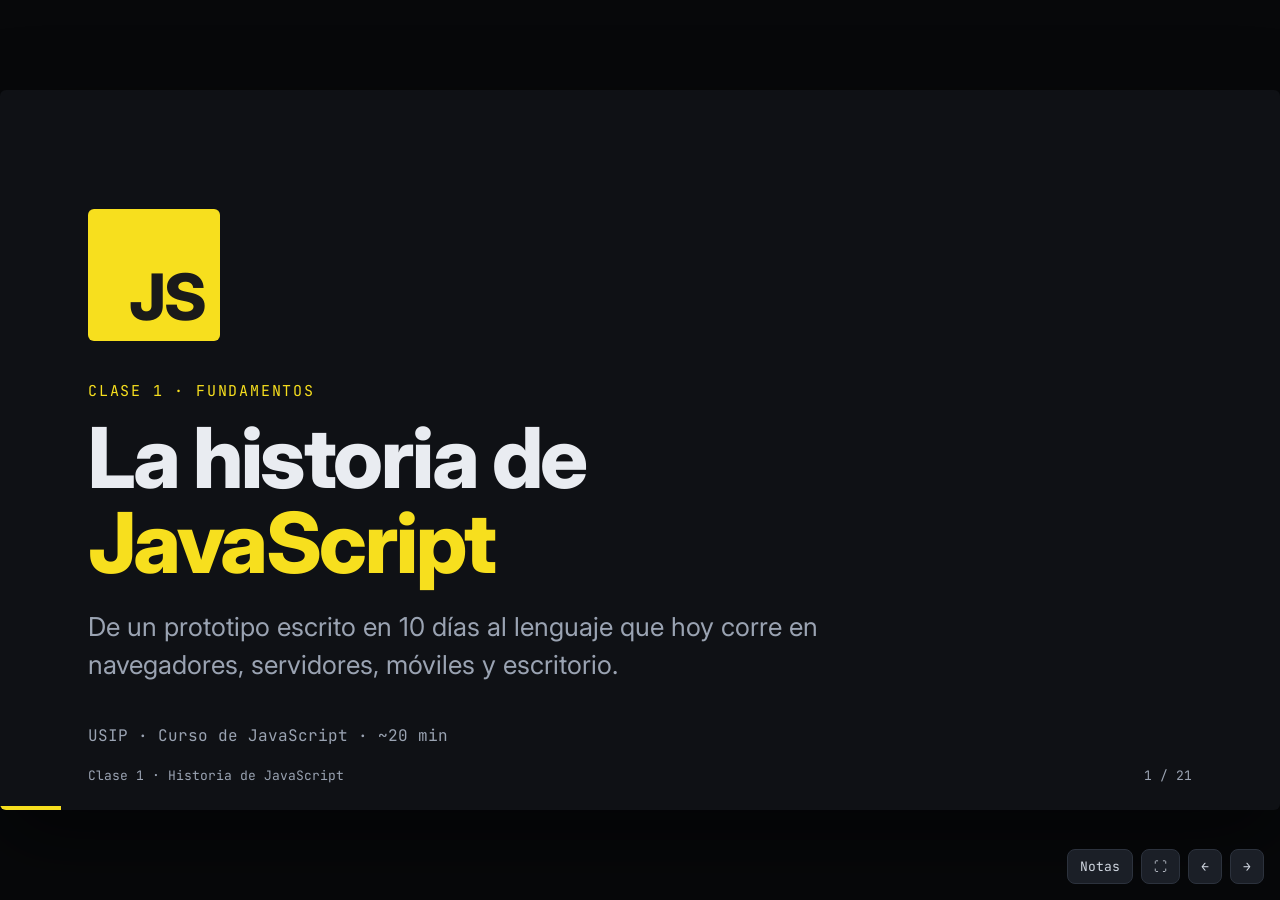
<file: diapositivas/clase1.html>
<!doctype html>
<html lang="es">
<head>
<meta charset="utf-8">
<meta name="viewport" content="width=device-width, initial-scale=1">
<title>clase1</title>
<link rel="preconnect" href="https://fonts.googleapis.com">
<link rel="preconnect" href="https://fonts.gstatic.com" crossorigin>
<link href="https://fonts.googleapis.com/css2?family=Inter:wght@400;500;700;800&family=JetBrains+Mono:wght@400;600&display=swap" rel="stylesheet">
<style>
  :root {
    --bg: #0f1115;
    --surface: #171a21;
    --surface-2: #1f232c;
    --text: #e9ecf1;
    --muted: #9aa3b2;
    --accent: #f7df1e;
    --accent-ink: #1a1a1a;
    --line: #2a2f3a;
    --blue: #7cb7ff;
    --green: #8fd694;
    --pink: #ff8fb1;
    --orange: #ffb86b;
    --font: "Inter", system-ui, -apple-system, "Segoe UI", sans-serif;
    --mono: "JetBrains Mono", ui-monospace, Menlo, Consolas, monospace;
  }
  * { box-sizing: border-box; margin: 0; padding: 0; }
  html, body { height: 100%; }
  body {
    background: #07080a;
    color: var(--text);
    font-family: var(--font);
    overflow: hidden;
  }

  /* Escenario 16:9 escalado al viewport */
  #viewport { position: fixed; inset: 0; display: grid; place-items: center; }
  #stage {
    width: 1280px; height: 720px;
    position: relative;
    transform-origin: center center;
    background: var(--bg);
    border-radius: 6px;
    overflow: hidden;
    box-shadow: 0 30px 80px rgba(0,0,0,.5);
  }

  .slide {
    position: absolute; inset: 0;
    padding: 64px 88px 72px;
    display: flex; flex-direction: column;
    opacity: 0; visibility: hidden;
    transform: translateX(24px);
    transition: opacity .35s ease, transform .35s ease, visibility .35s;
  }
  .slide.active { opacity: 1; visibility: visible; transform: none; }
  .slide.prev { transform: translateX(-24px); }

  .notes { display: none; }

  /* Tipografía */
  .kicker {
    font-family: var(--mono);
    font-size: 15px; letter-spacing: .12em; text-transform: uppercase;
    color: var(--accent); margin-bottom: 14px;
  }
  h1 { font-size: 84px; line-height: 1.02; font-weight: 800; letter-spacing: -.03em; }
  h2 { font-size: 48px; line-height: 1.1; font-weight: 800; letter-spacing: -.02em; margin-bottom: 28px; }
  h3 { font-size: 22px; font-weight: 700; margin-bottom: 8px; }
  p, li { font-size: 24px; line-height: 1.45; color: var(--text); }
  .muted { color: var(--muted); }
  .hl { color: var(--accent); }
  ul.list { list-style: none; display: grid; gap: 14px; }
  ul.list li { padding-left: 30px; position: relative; }
  ul.list li::before {
    content: ""; position: absolute; left: 0; top: .62em;
    width: 12px; height: 12px; background: var(--accent); border-radius: 2px;
  }
  .small, .small li { font-size: 20px; }

  .grid-2 { display: grid; grid-template-columns: 1fr 1fr; gap: 36px; flex: 1; align-items: start; }
  .grid-3 { display: grid; grid-template-columns: repeat(3, 1fr); gap: 24px; }
  .card {
    background: var(--surface); border: 1px solid var(--line);
    border-radius: 14px; padding: 24px 26px;
  }
  .card p, .card li { font-size: 19px; color: var(--muted); }
  .card .year { font-family: var(--mono); color: var(--accent); font-size: 16px; margin-bottom: 6px; display: block; }

  .big-num {
    font-size: 180px; font-weight: 800; line-height: .9; color: var(--accent);
    letter-spacing: -.05em;
  }

  /* Código */
  pre {
    background: var(--surface); border: 1px solid var(--line);
    border-radius: 14px; padding: 22px 26px;
    font-family: var(--mono); font-size: 19px; line-height: 1.6;
    color: var(--text); overflow: hidden;
  }
  pre .t { display: block; font-size: 13px; color: var(--muted); margin-bottom: 10px; letter-spacing: .08em; text-transform: uppercase; }
  .k { color: var(--pink); }
  .s { color: var(--green); }
  .f { color: var(--blue); }
  .c { color: #6b7385; font-style: italic; }
  .n { color: var(--orange); }

  /* Portada */
  .cover { justify-content: center; }
  .cover .badge {
    width: 132px; height: 132px; background: var(--accent); color: var(--accent-ink);
    font-weight: 800; font-size: 64px; display: grid; place-items: end end;
    padding: 0 14px 6px 0; border-radius: 6px; margin-bottom: 40px; letter-spacing: -.02em;
  }
  .cover h1 span { color: var(--accent); }
  .cover p { margin-top: 22px; font-size: 26px; color: var(--muted); max-width: 820px; }
  .cover .meta { position: absolute; bottom: 64px; left: 88px; font-family: var(--mono); font-size: 16px; color: var(--muted); }

  /* Sección */
  .section { justify-content: center; background:
    radial-gradient(1200px 500px at 85% 110%, rgba(247,223,30,.14), transparent 60%), var(--bg); }
  .section .num { font-family: var(--mono); color: var(--accent); font-size: 22px; margin-bottom: 16px; }

  /* Comparativa */
  table { width: 100%; border-collapse: collapse; font-size: 21px; }
  th, td { text-align: left; padding: 14px 18px; border-bottom: 1px solid var(--line); }
  th { font-family: var(--mono); font-size: 15px; letter-spacing: .1em; text-transform: uppercase; color: var(--muted); font-weight: 600; }
  td:first-child { color: var(--muted); }

  /* Línea de tiempo */
  .timeline { position: relative; margin-top: 40px; }
  .timeline::before {
    content: ""; position: absolute; left: 0; right: 0; top: 52px; height: 3px; background: var(--line);
  }
  .tl-row { display: grid; grid-template-columns: repeat(8, 1fr); gap: 10px; position: relative; }
  .tl-item { text-align: left; }
  .tl-item .y { font-family: var(--mono); font-size: 20px; color: var(--accent); font-weight: 600; height: 36px; }
  .tl-item .dot { width: 16px; height: 16px; border-radius: 50%; background: var(--accent); border: 4px solid var(--bg); margin: 0 0 18px -2px; box-sizing: content-box; }
  .tl-item .l { font-size: 17px; line-height: 1.35; color: var(--text); }
  .tl-item .l small { display: block; color: var(--muted); font-size: 15px; margin-top: 4px; }

  /* Etiquetas ES */
  .chips { display: flex; flex-wrap: wrap; gap: 10px; }
  .chip {
    font-family: var(--mono); font-size: 16px; padding: 7px 12px; border-radius: 8px;
    background: var(--surface-2); border: 1px solid var(--line); color: var(--text);
  }
  .chip b { color: var(--accent); font-weight: 600; }

  .quote {
    font-size: 40px; line-height: 1.3; font-weight: 700; letter-spacing: -.01em;
    border-left: 6px solid var(--accent); padding-left: 32px; max-width: 1000px;
  }
  .quote cite { display: block; margin-top: 22px; font-size: 20px; font-style: normal; color: var(--muted); font-weight: 500; }

  .stages { display: grid; grid-template-columns: repeat(5, 1fr); gap: 12px; margin-top: 8px; }
  .stage { background: var(--surface); border: 1px solid var(--line); border-radius: 12px; padding: 16px; }
  .stage b { font-family: var(--mono); color: var(--accent); font-size: 18px; display: block; margin-bottom: 6px; }
  .stage span { font-size: 16px; color: var(--muted); line-height: 1.35; display: block; }

  /* Pie de diapositiva */
  .footer {
    position: absolute; left: 88px; right: 88px; bottom: 26px;
    display: flex; justify-content: space-between;
    font-family: var(--mono); font-size: 13px; color: var(--muted);
  }
  #progress { position: absolute; left: 0; bottom: 0; height: 4px; background: var(--accent); transition: width .35s ease; }

  /* Controles */
  #hud {
    position: fixed; right: 16px; bottom: 16px; display: flex; gap: 8px; z-index: 10;
    font-family: var(--mono); font-size: 13px; color: #8a92a1;
  }
  #hud button {
    background: #1b1f27; color: #cfd5df; border: 1px solid #2c323d; border-radius: 8px;
    padding: 8px 12px; font: inherit; cursor: pointer;
  }
  #hud button:hover { border-color: var(--accent); color: var(--accent); }

  #notes-panel {
    position: fixed; left: 16px; right: 16px; bottom: 64px; max-width: 900px; margin: 0 auto;
    background: rgba(20,23,29,.97); border: 1px solid #2c323d; border-radius: 12px;
    padding: 18px 22px; z-index: 9; display: none;
    font-size: 16px; line-height: 1.55; color: #d4d9e2;
  }
  #notes-panel.open { display: block; }
  #notes-panel .h { display: flex; justify-content: space-between; font-family: var(--mono); font-size: 12px; color: var(--accent); margin-bottom: 8px; text-transform: uppercase; letter-spacing: .1em; }

  @media print {
    body { overflow: visible; background: #fff; }
    #hud, #notes-panel { display: none !important; }
    #viewport { position: static; display: block; }
    #stage { transform: none !important; box-shadow: none; border-radius: 0; height: auto; overflow: visible; background: none; }
    .slide { position: relative; opacity: 1; visibility: visible; transform: none; width: 1280px; height: 720px; page-break-after: always; background: var(--bg); }
  }
</style>
</head>
<body>
<div id="viewport">
<div id="stage">

  <!-- 1. Portada -->
  <section class="slide cover">
    <div class="badge">JS</div>
    <div class="kicker">Clase 1 · Fundamentos</div>
    <h1>La historia de<br><span>JavaScript</span></h1>
    <p>De un prototipo escrito en 10 días al lenguaje que hoy corre en navegadores, servidores, móviles y escritorio.</p>
    <div class="meta">USIP · Curso de JavaScript · ~20 min</div>
    <div class="notes">(0:00 – 0:45) Bienvenida. Presentar el objetivo: entender de dónde viene JavaScript para entender por qué es como es — sus rarezas, su compatibilidad hacia atrás y su ecosistema.</div>
  </section>

  <!-- 2. Agenda -->
  <section class="slide">
    <div class="kicker">Agenda</div>
    <h2>Lo que veremos hoy</h2>
    <div class="grid-2">
      <ul class="list">
        <li><span class="hl">1995</span> — El nacimiento en Netscape</li>
        <li><span class="hl">1996–1999</span> — Guerra de navegadores y estandarización</li>
        <li><span class="hl">2000–2008</span> — Años oscuros, Ajax y jQuery</li>
      </ul>
      <ul class="list">
        <li><span class="hl">2008–2009</span> — V8, Node.js y ES5</li>
        <li><span class="hl">2015</span> — ES6: la gran renovación</li>
        <li><span class="hl">Hoy</span> — Ecosistema, TC39 y el futuro</li>
      </ul>
    </div>
    <div class="notes">(0:45 – 1:30) Recorrer la agenda rápidamente. Seis etapas, unos 3 minutos cada una.</div>
  </section>

  <!-- 3. Sección -->
  <section class="slide section">
    <div class="num">01 /</div>
    <h1>El nacimiento<br><span class="hl">1995</span></h1>
    <div class="notes">(1:30) Transición. Pregunta al grupo: ¿alguien sabe cuánto tiempo tomó crear la primera versión de JavaScript?</div>
  </section>

  <!-- 4. La web en 1995 -->
  <section class="slide">
    <div class="kicker">Contexto</div>
    <h2>La web de 1995 era estática</h2>
    <div class="grid-2">
      <ul class="list">
        <li>Páginas de <span class="hl">solo HTML</span>: texto, enlaces e imágenes</li>
        <li>Cualquier validación de formulario requería un viaje al servidor</li>
        <li><b>Netscape Navigator</b> dominaba con casi el 80% del mercado</li>
        <li>Netscape quería un <span class="hl">lenguaje de scripting</span> sencillo, para diseñadores y aficionados</li>
      </ul>
      <div class="card">
        <span class="year">EL PLAN DE NETSCAPE</span>
        <h3>Dos lenguajes, dos públicos</h3>
        <p><b style="color:var(--text)">Java</b> (de Sun Microsystems) para los componentes "serios" — los applets.</p>
        <p style="margin-top:12px"><b style="color:var(--text)">Un lenguaje ligero</b>, embebido en el HTML, para "pegar" piezas e interactuar con la página.</p>
      </div>
    </div>
    <div class="notes">(1:30 – 3:00) Imaginar llenar un formulario, enviarlo, esperar varios segundos con un módem de 28.8 kbps y recibir "campo email inválido". Ese era el problema. Netscape quería algo que corriera en el navegador del usuario.</div>
  </section>

  <!-- 5. 10 días -->
  <section class="slide">
    <div class="kicker">Mayo de 1995</div>
    <div class="grid-2" style="align-items:center">
      <div>
        <div class="big-num">10</div>
        <p style="font-size:34px;font-weight:700;margin-top:8px">días</p>
        <p class="muted" style="margin-top:12px">Lo que tardó Brendan Eich en escribir el primer prototipo.</p>
      </div>
      <div>
        <h3 style="font-size:28px;margin-bottom:16px">Brendan Eich</h3>
        <ul class="list small">
          <li>Contratado por Netscape en abril de 1995</li>
          <li>Inspiración: <b>Scheme</b> (funciones de primera clase), <b>Self</b> (prototipos) y <b>Java</b> (sintaxis)</li>
          <li>Más tarde cofundó <b>Mozilla</b> y creó el navegador <b>Brave</b></li>
        </ul>
      </div>
    </div>
    <div class="notes">(3:00 – 4:15) Eich quería hacer "Scheme en el navegador", pero la dirección pidió que "se pareciera a Java". El resultado mezcla las tres influencias. Las prisas explican algunas rarezas que todavía arrastramos (typeof null === "object").</div>
  </section>

  <!-- 6. Nombres -->
  <section class="slide">
    <div class="kicker">Un nombre, tres intentos</div>
    <h2>Mocha → LiveScript → JavaScript</h2>
    <div class="grid-3">
      <div class="card">
        <span class="year">MAYO 1995</span>
        <h3>Mocha</h3>
        <p>Nombre interno elegido por Marc Andreessen, cofundador de Netscape.</p>
      </div>
      <div class="card">
        <span class="year">SEPTIEMBRE 1995</span>
        <h3>LiveScript</h3>
        <p>Así se lanzó en la beta de Netscape Navigator 2.0.</p>
      </div>
      <div class="card" style="border-color:var(--accent)">
        <span class="year">DICIEMBRE 1995</span>
        <h3>JavaScript</h3>
        <p>Renombrado tras la alianza con Sun. Una decisión de <b style="color:var(--accent)">marketing</b> para aprovechar la fama de Java.</p>
      </div>
    </div>
    <p class="muted" style="margin-top:32px">Dato: la marca "JavaScript" hoy pertenece a <b style="color:var(--text)">Oracle</b>, que la heredó al comprar Sun en 2010.</p>
    <div class="notes">(4:15 – 5:15) El nombre "JavaScript" fue puro marketing: Java estaba de moda. Por eso el estándar oficial se llama ECMAScript — nadie podía usar libremente la marca.</div>
  </section>

  <!-- 7. Java vs JS -->
  <section class="slide">
    <div class="kicker">Aclaración importante</div>
    <h2>Java ≠ JavaScript</h2>
    <table>
      <thead><tr><th></th><th>Java</th><th>JavaScript</th></tr></thead>
      <tbody>
        <tr><td>Creado por</td><td>Sun Microsystems (James Gosling)</td><td>Netscape (Brendan Eich)</td></tr>
        <tr><td>Tipado</td><td>Estático</td><td>Dinámico</td></tr>
        <tr><td>Ejecución</td><td>Compilado a bytecode (JVM)</td><td>Interpretado / compilado JIT por el motor</td></tr>
        <tr><td>Objetos</td><td>Basado en clases</td><td>Basado en prototipos</td></tr>
        <tr><td>Uso original</td><td>Aplicaciones y applets</td><td>Scripts dentro de páginas web</td></tr>
      </tbody>
    </table>
    <p class="muted" style="margin-top:28px">"Java es a JavaScript lo que <i>car</i> es a <i>carpet</i>" — se parecen solo en el nombre.</p>
    <div class="notes">(5:15 – 6:00) La confusión más común de los principiantes. Insistir: comparten parte de la sintaxis (llaves, if, for) por decisión de diseño, pero son lenguajes completamente diferentes.</div>
  </section>

  <!-- 8. Sección -->
  <section class="slide section">
    <div class="num">02 /</div>
    <h1>Guerra de navegadores<br><span class="hl">y estandarización</span></h1>
    <div class="notes">(6:00) Transición.</div>
  </section>

  <!-- 9. JScript -->
  <section class="slide">
    <div class="kicker">1996 · Microsoft entra en escena</div>
    <h2>JScript y el caos de la compatibilidad</h2>
    <div class="grid-2">
      <ul class="list">
        <li>Microsoft aplicó ingeniería inversa y lanzó <b>JScript</b> en <b>Internet Explorer 3</b> (agosto de 1996)</li>
        <li>Dos implementaciones con comportamientos distintos</li>
        <li>Nacen los letreros <i class="muted">"Mejor visto en Netscape"</i> o <i class="muted">"…en Internet Explorer"</i></li>
      </ul>
      <pre><span class="t">El código de la época</span><span class="k">if</span> (document.all) {
  <span class="c">// Internet Explorer</span>
  el = document.all[<span class="s">"menu"</span>];
} <span class="k">else if</span> (document.layers) {
  <span class="c">// Netscape</span>
  el = document.layers[<span class="s">"menu"</span>];
}</pre>
    </div>
    <div class="notes">(6:00 – 7:15) Mostrar el código: los desarrolladores tenían que escribir todo dos veces. Esto motivó a Netscape a buscar un estándar neutral.</div>
  </section>

  <!-- 10. ECMA -->
  <section class="slide">
    <div class="kicker">ECMA-262</div>
    <h2>Nace ECMAScript</h2>
    <p style="margin-bottom:28px">En noviembre de 1996 Netscape lleva el lenguaje a <b>Ecma International</b>. El comité <b class="hl">TC39</b> define el estándar <b>ECMA-262</b>.</p>
    <div class="grid-3">
      <div class="card"><span class="year">1997</span><h3>ES1</h3><p>Primera edición del estándar.</p></div>
      <div class="card"><span class="year">1998</span><h3>ES2</h3><p>Ajustes editoriales para alinearse con ISO.</p></div>
      <div class="card"><span class="year">1999</span><h3>ES3</h3><p>Expresiones regulares, <code>try/catch</code>, mejor manejo de strings. La base durante 10 años.</p></div>
    </div>
    <p class="muted" style="margin-top:28px"><b style="color:var(--text)">JavaScript</b> es la implementación más conocida; <b style="color:var(--text)">ECMAScript</b> es la especificación.</p>
    <div class="notes">(7:15 – 8:30) Distinción clave: ECMAScript = el estándar (la receta); JavaScript = una implementación (el plato). Por eso hablamos de "ES5", "ES6", "ES2024".</div>
  </section>

  <!-- 11. ES4 / ES5 -->
  <section class="slide">
    <div class="kicker">2000 – 2009</div>
    <h2>Una década de estancamiento</h2>
    <div class="grid-2">
      <div class="card">
        <span class="year">2000 – 2008</span>
        <h3>ES4: el estándar que nunca llegó</h3>
        <p>Propuesta muy ambiciosa: clases, tipos estáticos, módulos… El comité no logró acuerdo y fue <b style="color:var(--pink)">abandonada en 2008</b>.</p>
      </div>
      <div class="card" style="border-color:var(--accent)">
        <span class="year">DICIEMBRE 2009</span>
        <h3>ES5: el acuerdo</h3>
        <p><code>"use strict"</code>, <code>JSON</code> nativo, <code>forEach</code>, <code>map</code>, <code>filter</code>, <code>reduce</code>, getters y setters.</p>
      </div>
    </div>
    <p class="muted" style="margin-top:28px">Mientras tanto, IE6 (2001) dominaba la web y casi no se actualizaba.</p>
    <div class="notes">(8:30 – 9:30) Diez años sin cambios relevantes en el lenguaje. Pero, aunque el lenguaje no avanzaba, la forma de usarlo sí cambió radicalmente, como veremos ahora.</div>
  </section>

  <!-- 12. Sección -->
  <section class="slide section">
    <div class="num">03 /</div>
    <h1>La web se vuelve<br><span class="hl">aplicación</span></h1>
    <div class="notes">(9:30) Transición.</div>
  </section>

  <!-- 13. Ajax + jQuery -->
  <section class="slide">
    <div class="kicker">2004 – 2006</div>
    <h2>Ajax y jQuery</h2>
    <div class="grid-2">
      <div>
        <h3 class="hl">Ajax (2005)</h3>
        <ul class="list small" style="margin-bottom:24px">
          <li>Término acuñado por Jesse James Garrett</li>
          <li>Usa <code>XMLHttpRequest</code> para pedir datos <b>sin recargar la página</b></li>
          <li>Gmail (2004) y Google Maps (2005) demuestran el potencial</li>
        </ul>
        <h3 class="hl">jQuery (2006)</h3>
        <ul class="list small">
          <li>Creado por John Resig: <i>"write less, do more"</i></li>
          <li>Ocultaba las diferencias entre navegadores</li>
        </ul>
      </div>
      <pre><span class="t">jQuery</span>$(<span class="s">"#boton"</span>).<span class="f">click</span>(<span class="k">function</span> () {
  $(<span class="s">".menu"</span>).<span class="f">fadeIn</span>();

  $.<span class="f">get</span>(<span class="s">"/api/datos"</span>, <span class="k">function</span> (res) {
    $(<span class="s">"#lista"</span>).<span class="f">html</span>(res);
  });
});</pre>
    </div>
    <div class="notes">(9:30 – 11:00) Ajax cambió la percepción de JS: dejó de ser "un juguete para efectos" y pasó a construir aplicaciones reales. jQuery llegó a usarse en la mayoría de los sitios web más visitados.</div>
  </section>

  <!-- 14. V8 + Node -->
  <section class="slide">
    <div class="kicker">2008 – 2010</div>
    <h2>Velocidad y salto al servidor</h2>
    <div class="grid-2">
      <div>
        <div class="card" style="margin-bottom:18px">
          <span class="year">SEPTIEMBRE 2008</span>
          <h3>Google Chrome + motor V8</h3>
          <p>Compilación <b style="color:var(--text)">JIT</b> a código máquina. JavaScript pasa a ser muchas veces más rápido y desata una carrera de rendimiento entre navegadores.</p>
        </div>
        <div class="card">
          <span class="year">2009 · 2010</span>
          <h3>Node.js + npm</h3>
          <p>Ryan Dahl toma V8 y lo saca del navegador. Con npm nace el mayor registro de paquetes del mundo.</p>
        </div>
      </div>
      <pre><span class="t">Un servidor web con Node.js</span><span class="k">const</span> http = <span class="f">require</span>(<span class="s">"http"</span>);

http.<span class="f">createServer</span>((req, res) => {
  res.<span class="f">end</span>(<span class="s">"Hola desde el servidor"</span>);
}).<span class="f">listen</span>(<span class="n">3000</span>);</pre>
    </div>
    <div class="notes">(11:00 – 12:30) Momento clave: por primera vez, un mismo lenguaje sirve para frontend y backend. Node usa un modelo asíncrono y no bloqueante, ideal para muchas conexiones simultáneas.</div>
  </section>

  <!-- 15. Sección -->
  <section class="slide section">
    <div class="num">04 /</div>
    <h1>JavaScript<br><span class="hl">moderno</span></h1>
    <div class="notes">(12:30) Transición.</div>
  </section>

  <!-- 16. ES6 -->
  <section class="slide">
    <div class="kicker">Junio 2015 · ES6 / ES2015</div>
    <h2>La gran renovación</h2>
    <div class="grid-2">
      <pre><span class="t">Antes (ES5)</span><span class="k">var</span> nombre = <span class="s">"Ana"</span>;
<span class="k">var</span> saludar = <span class="k">function</span> (n) {
  <span class="k">return</span> <span class="s">"Hola, "</span> + n + <span class="s">"!"</span>;
};
<span class="k">function</span> <span class="f">Persona</span>(n) { <span class="k">this</span>.n = n; }</pre>
      <pre><span class="t">Después (ES2015)</span><span class="k">const</span> nombre = <span class="s">"Ana"</span>;
<span class="k">const</span> saludar = (n) => <span class="s">`Hola, ${n}!`</span>;

<span class="k">class</span> <span class="f">Persona</span> {
  <span class="f">constructor</span>(n) { <span class="k">this</span>.n = n; }
}</pre>
    </div>
    <div class="chips" style="margin-top:22px">
      <span class="chip">let / const</span><span class="chip">arrow functions</span><span class="chip">class</span>
      <span class="chip">template literals</span><span class="chip">import / export</span><span class="chip">Promise</span>
      <span class="chip">destructuring</span><span class="chip">spread / rest</span><span class="chip">Map / Set</span>
    </div>
    <div class="notes">(12:30 – 14:00) La actualización más grande de la historia del lenguaje. Mucho de lo que vamos a aprender en el curso viene de aquí. Comparar ambos bloques en voz alta.</div>
  </section>

  <!-- 17. Lanzamientos anuales + TC39 -->
  <section class="slide">
    <div class="kicker">2016 → hoy</div>
    <h2>Una versión nueva cada año</h2>
    <div class="chips" style="margin-bottom:30px">
      <span class="chip"><b>ES2016</b> includes, **</span>
      <span class="chip"><b>ES2017</b> async / await</span>
      <span class="chip"><b>ES2018</b> spread en objetos</span>
      <span class="chip"><b>ES2020</b> ?. y ??</span>
      <span class="chip"><b>ES2022</b> await top-level, campos privados #</span>
      <span class="chip"><b>ES2023</b> toSorted, findLast</span>
      <span class="chip"><b>ES2024</b> Object.groupBy</span>
      <span class="chip"><b>ES2025</b> métodos de Set, iteradores</span>
    </div>
    <h3 style="margin-bottom:12px">El proceso TC39: cómo llega una idea al lenguaje</h3>
    <div class="stages">
      <div class="stage"><b>Stage 0</b><span>Idea</span></div>
      <div class="stage"><b>Stage 1</b><span>Propuesta formal</span></div>
      <div class="stage"><b>Stage 2</b><span>Borrador de la sintaxis</span></div>
      <div class="stage"><b>Stage 3</b><span>Candidata, se implementa</span></div>
      <div class="stage"><b>Stage 4</b><span>Lista: entra al estándar</span></div>
    </div>
    <div class="notes">(14:00 – 15:30) Lección aprendida de ES4: cambios pequeños y frecuentes en vez de grandes saltos. Las propuestas son públicas en GitHub (tc39/proposals). Regla de oro del comité: "don't break the web" — nunca se rompe el código existente.</div>
  </section>

  <!-- 18. Ecosistema -->
  <section class="slide">
    <div class="kicker">Ecosistema</div>
    <h2>JavaScript está en todas partes</h2>
    <div class="grid-3">
      <div class="card">
        <span class="year">FRONTEND</span>
        <h3>Frameworks</h3>
        <p>AngularJS (2010), React (2013), Vue (2014), Svelte (2016)</p>
      </div>
      <div class="card">
        <span class="year">BACKEND</span>
        <h3>Runtimes</h3>
        <p>Node.js (2009), Deno (2018), Bun (2022)</p>
      </div>
      <div class="card">
        <span class="year">LENGUAJE</span>
        <h3>TypeScript (2012)</h3>
        <p>Microsoft agrega tipos estáticos sobre JavaScript.</p>
      </div>
      <div class="card">
        <span class="year">MÓVIL</span>
        <h3>Apps nativas</h3>
        <p>React Native, Ionic</p>
      </div>
      <div class="card">
        <span class="year">ESCRITORIO</span>
        <h3>Electron</h3>
        <p>VS Code, Slack, Discord</p>
      </div>
      <div class="card" style="border-color:var(--accent)">
        <span class="year">POPULARIDAD</span>
        <h3>N.º 1</h3>
        <p>Más de una década como el lenguaje más usado en la encuesta de Stack Overflow.</p>
      </div>
    </div>
    <div class="notes">(15:30 – 17:00) Preguntar qué apps de este listado usan a diario. Sorpresa habitual: VS Code está hecho con tecnologías web (Electron + TypeScript).</div>
  </section>

  <!-- 19. Línea de tiempo -->
  <section class="slide">
    <div class="kicker">Resumen</div>
    <h2>Línea de tiempo</h2>
    <div class="timeline">
      <div class="tl-row">
        <div class="tl-item"><div class="y">1995</div><div class="dot"></div><div class="l">Nace en Netscape<small>10 días</small></div></div>
        <div class="tl-item"><div class="y">1997</div><div class="dot"></div><div class="l">ES1<small>ECMA-262</small></div></div>
        <div class="tl-item"><div class="y">2005</div><div class="dot"></div><div class="l">Ajax<small>Gmail, Maps</small></div></div>
        <div class="tl-item"><div class="y">2006</div><div class="dot"></div><div class="l">jQuery</div></div>
        <div class="tl-item"><div class="y">2008</div><div class="dot"></div><div class="l">V8 / Chrome</div></div>
        <div class="tl-item"><div class="y">2009</div><div class="dot"></div><div class="l">Node.js + ES5</div></div>
        <div class="tl-item"><div class="y">2015</div><div class="dot"></div><div class="l">ES6<small>la gran renovación</small></div></div>
        <div class="tl-item"><div class="y">2016+</div><div class="dot"></div><div class="l">Versión anual<small>ES2016 … ES2025</small></div></div>
      </div>
    </div>
    <div class="quote" style="font-size:30px;margin-top:64px">
      Siempre compatible hacia atrás: el código de 1996 todavía funciona hoy.
    </div>
    <div class="notes">(17:00 – 18:00) Recapitular las etapas. Recalcar la idea final: la compatibilidad hacia atrás explica tanto las rarezas del lenguaje como su longevidad.</div>
  </section>

  <!-- 20. Preguntas de repaso -->
  <section class="slide">
    <div class="kicker">Repaso rápido</div>
    <h2>¿Qué recuerdas?</h2>
    <ul class="list">
      <li>¿Quién creó JavaScript, en qué empresa y en cuántos días?</li>
      <li>¿Por qué se llama "JavaScript" si no tiene relación con Java?</li>
      <li>¿Cuál es la diferencia entre ECMAScript y JavaScript?</li>
      <li>¿Qué permitió hacer Node.js que antes no se podía?</li>
      <li>Menciona tres novedades de ES6.</li>
    </ul>
    <div class="notes">(18:00 – 19:15) Preguntas abiertas al grupo. Respuestas: Brendan Eich, Netscape, 10 días · marketing por la alianza con Sun · estándar vs. implementación · ejecutar JS fuera del navegador (servidor) · let/const, arrow functions, clases, módulos, promesas, template literals.</div>
  </section>

  <!-- 21. Cierre -->
  <section class="slide cover">
    <div class="kicker">Próxima clase</div>
    <h1>¡Manos al <span>código</span>!</h1>
    <p>Configuramos el entorno, abrimos la consola del navegador y escribimos nuestras primeras líneas de JavaScript.</p>
    <pre style="margin-top:36px;max-width:560px"><span class="f">console</span>.<span class="f">log</span>(<span class="s">"¡Hola, mundo!"</span>);</pre>
    <div class="meta">¿Preguntas?</div>
    <div class="notes">(19:15 – 20:00) Cierre y preguntas. Tarea opcional: abrir DevTools (F12) en cualquier página y escribir console.log("Hola") en la consola.</div>
  </section>

  <div class="footer"><span>Clase 1 · Historia de JavaScript</span><span id="counter"></span></div>
  <div id="progress"></div>
</div>
</div>

<div id="notes-panel"><div class="h"><span>Notas del orador</span><span id="clock">00:00</span></div><div id="notes-text"></div></div>
<div id="hud">
  <button id="btn-notes" title="Notas (N)">Notas</button>
  <button id="btn-full" title="Pantalla completa (F)">⛶</button>
  <button id="btn-prev" title="Anterior (←)">←</button>
  <button id="btn-next" title="Siguiente (→)">→</button>
</div>

<script>
  const slides = [...document.querySelectorAll(".slide")];
  const stage = document.getElementById("stage");
  const counter = document.getElementById("counter");
  const progress = document.getElementById("progress");
  const notesPanel = document.getElementById("notes-panel");
  const notesText = document.getElementById("notes-text");
  const clock = document.getElementById("clock");
  let current = 0;
  let startTime = null;

  function fit() {
    const s = Math.min(window.innerWidth / 1280, window.innerHeight / 720);
    stage.style.transform = `scale(${s})`;
  }

  function show(i) {
    current = Math.max(0, Math.min(slides.length - 1, i));
    slides.forEach((el, idx) => {
      el.classList.toggle("active", idx === current);
      el.classList.toggle("prev", idx < current);
    });
    counter.textContent = `${current + 1} / ${slides.length}`;
    progress.style.width = `${((current + 1) / slides.length) * 100}%`;
    const n = slides[current].querySelector(".notes");
    notesText.textContent = n ? n.textContent : "";
    history.replaceState(null, "", `#${current + 1}`);
    if (current > 0 && !startTime) startTime = Date.now();
  }

  function tick() {
    if (!startTime) return;
    const sec = Math.floor((Date.now() - startTime) / 1000);
    clock.textContent = `${String(Math.floor(sec / 60)).padStart(2, "0")}:${String(sec % 60).padStart(2, "0")}`;
  }

  function toggleFull() {
    if (!document.fullscreenElement) document.documentElement.requestFullscreen?.();
    else document.exitFullscreen?.();
  }

  document.addEventListener("keydown", (e) => {
    if (["ArrowRight", "PageDown", " ", "Enter"].includes(e.key)) { e.preventDefault(); show(current + 1); }
    else if (["ArrowLeft", "PageUp", "Backspace"].includes(e.key)) { e.preventDefault(); show(current - 1); }
    else if (e.key === "Home") show(0);
    else if (e.key === "End") show(slides.length - 1);
    else if (e.key.toLowerCase() === "n") notesPanel.classList.toggle("open");
    else if (e.key.toLowerCase() === "f") toggleFull();
  });

  let touchX = null;
  document.addEventListener("touchstart", (e) => { touchX = e.touches[0].clientX; }, { passive: true });
  document.addEventListener("touchend", (e) => {
    if (touchX === null) return;
    const dx = e.changedTouches[0].clientX - touchX;
    if (Math.abs(dx) > 40) show(current + (dx < 0 ? 1 : -1));
    touchX = null;
  });

  document.getElementById("btn-next").onclick = () => show(current + 1);
  document.getElementById("btn-prev").onclick = () => show(current - 1);
  document.getElementById("btn-notes").onclick = () => notesPanel.classList.toggle("open");
  document.getElementById("btn-full").onclick = toggleFull;

  window.addEventListener("resize", fit);
  setInterval(tick, 1000);
  fit();
  show((parseInt(location.hash.slice(1), 10) || 1) - 1);
</script>
</body>
</html>
</file>
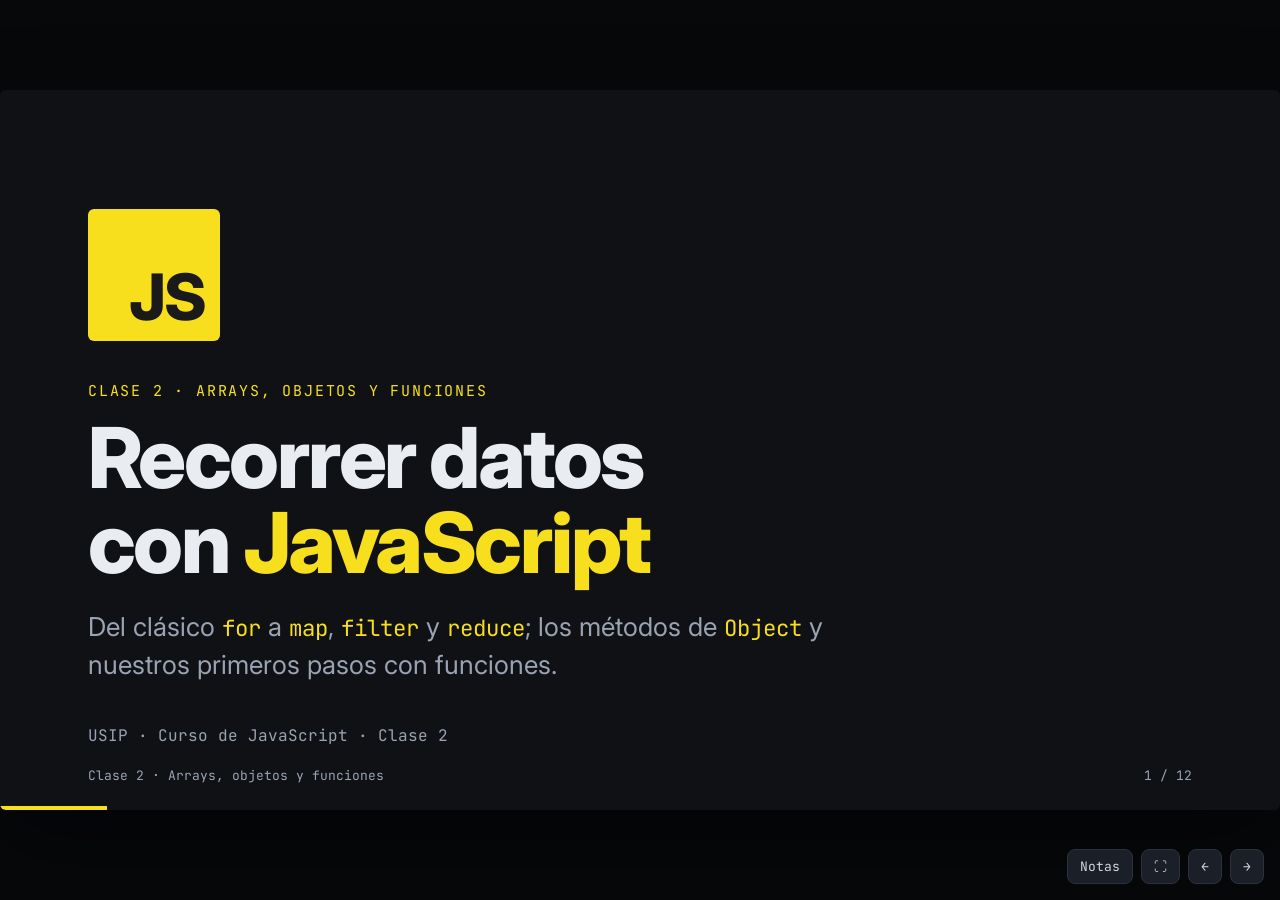
<file: diapositivas/clase2.html>
<!doctype html>
<html lang="es">
<head>
<meta charset="utf-8">
<meta name="viewport" content="width=device-width, initial-scale=1">
<title>clase2</title>
<link rel="preconnect" href="https://fonts.googleapis.com">
<link rel="preconnect" href="https://fonts.gstatic.com" crossorigin>
<link href="https://fonts.googleapis.com/css2?family=Inter:wght@400;500;700;800&family=JetBrains+Mono:wght@400;600&display=swap" rel="stylesheet">
<style>
  :root {
    --bg: #0f1115;
    --surface: #171a21;
    --surface-2: #1f232c;
    --text: #e9ecf1;
    --muted: #9aa3b2;
    --accent: #f7df1e;
    --accent-ink: #1a1a1a;
    --line: #2a2f3a;
    --blue: #7cb7ff;
    --green: #8fd694;
    --pink: #ff8fb1;
    --orange: #ffb86b;
    --font: "Inter", system-ui, -apple-system, "Segoe UI", sans-serif;
    --mono: "JetBrains Mono", ui-monospace, Menlo, Consolas, monospace;
  }
  * { box-sizing: border-box; margin: 0; padding: 0; }
  html, body { height: 100%; }
  body {
    background: #07080a;
    color: var(--text);
    font-family: var(--font);
    overflow: hidden;
  }

  /* Escenario 16:9 escalado al viewport */
  #viewport { position: fixed; inset: 0; display: grid; place-items: center; }
  #stage {
    width: 1280px; height: 720px;
    position: relative;
    transform-origin: center center;
    background: var(--bg);
    border-radius: 6px;
    overflow: hidden;
    box-shadow: 0 30px 80px rgba(0,0,0,.5);
  }

  .slide {
    position: absolute; inset: 0;
    padding: 64px 88px 72px;
    display: flex; flex-direction: column;
    opacity: 0; visibility: hidden;
    transform: translateX(24px);
    transition: opacity .35s ease, transform .35s ease, visibility .35s;
  }
  .slide.active { opacity: 1; visibility: visible; transform: none; }
  .slide.prev { transform: translateX(-24px); }

  .notes { display: none; }

  /* Tipografía */
  .kicker {
    font-family: var(--mono);
    font-size: 15px; letter-spacing: .12em; text-transform: uppercase;
    color: var(--accent); margin-bottom: 14px;
  }
  h1 { font-size: 84px; line-height: 1.02; font-weight: 800; letter-spacing: -.03em; }
  h2 { font-size: 48px; line-height: 1.1; font-weight: 800; letter-spacing: -.02em; margin-bottom: 28px; }
  h3 { font-size: 22px; font-weight: 700; margin-bottom: 8px; }
  p, li { font-size: 24px; line-height: 1.45; color: var(--text); }
  .muted { color: var(--muted); }
  .hl { color: var(--accent); }
  ul.list { list-style: none; display: grid; gap: 14px; }
  ul.list li { padding-left: 30px; position: relative; }
  ul.list li::before {
    content: ""; position: absolute; left: 0; top: .62em;
    width: 12px; height: 12px; background: var(--accent); border-radius: 2px;
  }
  .small, .small li { font-size: 20px; }

  .grid-2 { display: grid; grid-template-columns: 1fr 1fr; gap: 36px; flex: 1; align-items: start; }
  .grid-3 { display: grid; grid-template-columns: repeat(3, 1fr); gap: 24px; }
  .card {
    background: var(--surface); border: 1px solid var(--line);
    border-radius: 14px; padding: 24px 26px;
  }
  .card p, .card li { font-size: 19px; color: var(--muted); }
  .card .year { font-family: var(--mono); color: var(--accent); font-size: 16px; margin-bottom: 6px; display: block; }

  .big-num {
    font-size: 180px; font-weight: 800; line-height: .9; color: var(--accent);
    letter-spacing: -.05em;
  }

  /* Código */
  pre {
    background: var(--surface); border: 1px solid var(--line);
    border-radius: 14px; padding: 22px 26px;
    font-family: var(--mono); font-size: 19px; line-height: 1.6;
    color: var(--text); overflow: hidden;
  }
  pre .t { display: block; font-size: 13px; color: var(--muted); margin-bottom: 10px; letter-spacing: .08em; text-transform: uppercase; }
  .k { color: var(--pink); }
  .s { color: var(--green); }
  .f { color: var(--blue); }
  .c { color: #6b7385; font-style: italic; }
  .n { color: var(--orange); }

  /* Portada */
  .cover { justify-content: center; }
  .cover .badge {
    width: 132px; height: 132px; background: var(--accent); color: var(--accent-ink);
    font-weight: 800; font-size: 64px; display: grid; place-items: end end;
    padding: 0 14px 6px 0; border-radius: 6px; margin-bottom: 40px; letter-spacing: -.02em;
  }
  .cover h1 span { color: var(--accent); }
  .cover p { margin-top: 22px; font-size: 26px; color: var(--muted); max-width: 820px; }
  .cover .meta { position: absolute; bottom: 64px; left: 88px; font-family: var(--mono); font-size: 16px; color: var(--muted); }

  /* Sección */
  .section { justify-content: center; background:
    radial-gradient(1200px 500px at 85% 110%, rgba(247,223,30,.14), transparent 60%), var(--bg); }
  .section .num { font-family: var(--mono); color: var(--accent); font-size: 22px; margin-bottom: 16px; }

  /* Comparativa */
  table { width: 100%; border-collapse: collapse; font-size: 21px; }
  th, td { text-align: left; padding: 14px 18px; border-bottom: 1px solid var(--line); }
  th { font-family: var(--mono); font-size: 15px; letter-spacing: .1em; text-transform: uppercase; color: var(--muted); font-weight: 600; }
  td:first-child { color: var(--muted); }

  /* Línea de tiempo */
  .timeline { position: relative; margin-top: 40px; }
  .timeline::before {
    content: ""; position: absolute; left: 0; right: 0; top: 52px; height: 3px; background: var(--line);
  }
  .tl-row { display: grid; grid-template-columns: repeat(8, 1fr); gap: 10px; position: relative; }
  .tl-item { text-align: left; }
  .tl-item .y { font-family: var(--mono); font-size: 20px; color: var(--accent); font-weight: 600; height: 36px; }
  .tl-item .dot { width: 16px; height: 16px; border-radius: 50%; background: var(--accent); border: 4px solid var(--bg); margin: 0 0 18px -2px; box-sizing: content-box; }
  .tl-item .l { font-size: 17px; line-height: 1.35; color: var(--text); }
  .tl-item .l small { display: block; color: var(--muted); font-size: 15px; margin-top: 4px; }

  /* Etiquetas ES */
  .chips { display: flex; flex-wrap: wrap; gap: 10px; }
  .chip {
    font-family: var(--mono); font-size: 16px; padding: 7px 12px; border-radius: 8px;
    background: var(--surface-2); border: 1px solid var(--line); color: var(--text);
  }
  .chip b { color: var(--accent); font-weight: 600; }

  .quote {
    font-size: 40px; line-height: 1.3; font-weight: 700; letter-spacing: -.01em;
    border-left: 6px solid var(--accent); padding-left: 32px; max-width: 1000px;
  }
  .quote cite { display: block; margin-top: 22px; font-size: 20px; font-style: normal; color: var(--muted); font-weight: 500; }

  .stages { display: grid; grid-template-columns: repeat(5, 1fr); gap: 12px; margin-top: 8px; }
  .stage { background: var(--surface); border: 1px solid var(--line); border-radius: 12px; padding: 16px; }
  .stage b { font-family: var(--mono); color: var(--accent); font-size: 18px; display: block; margin-bottom: 6px; }
  .stage span { font-size: 16px; color: var(--muted); line-height: 1.35; display: block; }

  /* Pie de diapositiva */
  .footer {
    position: absolute; left: 88px; right: 88px; bottom: 26px;
    display: flex; justify-content: space-between;
    font-family: var(--mono); font-size: 13px; color: var(--muted);
  }
  #progress { position: absolute; left: 0; bottom: 0; height: 4px; background: var(--accent); transition: width .35s ease; }

  /* Controles */
  #hud {
    position: fixed; right: 16px; bottom: 16px; display: flex; gap: 8px; z-index: 10;
    font-family: var(--mono); font-size: 13px; color: #8a92a1;
  }
  #hud button {
    background: #1b1f27; color: #cfd5df; border: 1px solid #2c323d; border-radius: 8px;
    padding: 8px 12px; font: inherit; cursor: pointer;
  }
  #hud button:hover { border-color: var(--accent); color: var(--accent); }

  #notes-panel {
    position: fixed; left: 16px; right: 16px; bottom: 64px; max-width: 900px; margin: 0 auto;
    background: rgba(20,23,29,.97); border: 1px solid #2c323d; border-radius: 12px;
    padding: 18px 22px; z-index: 9; display: none;
    font-size: 16px; line-height: 1.55; color: #d4d9e2;
  }
  #notes-panel.open { display: block; }
  #notes-panel .h { display: flex; justify-content: space-between; font-family: var(--mono); font-size: 12px; color: var(--accent); margin-bottom: 8px; text-transform: uppercase; letter-spacing: .1em; }

  @media print {
    body { overflow: visible; background: #fff; }
    #hud, #notes-panel { display: none !important; }
    #viewport { position: static; display: block; }
    #stage { transform: none !important; box-shadow: none; border-radius: 0; height: auto; overflow: visible; background: none; }
    .slide { position: relative; opacity: 1; visibility: visible; transform: none; width: 1280px; height: 720px; page-break-after: always; background: var(--bg); }
  }

  /* Añadidos clases 2–5 */
  code { font-family: var(--mono); font-size: .86em; color: var(--accent); }
  pre.sm { font-size: 16px; padding: 18px 22px; }
  pre.xs { font-size: 15px; }
  table.compact { font-size: 19px; }
  table.compact th, table.compact td { padding: 11px 16px; }
  td.ok { color: var(--green); } td.no { color: var(--pink); }
  .stage + .stage { margin-top: 10px; }
  .board { display: grid; grid-template-columns: repeat(3, 120px); gap: 10px; justify-content: end; }
  .board span {
    width: 120px; height: 120px; background: var(--surface); border: 1px solid var(--line); border-radius: 14px;
    display: grid; place-items: center; font-family: var(--font); font-size: 68px; font-weight: 800;
  }
  .board .x { color: var(--accent); }
  .board .o { color: var(--blue); }
</style>
</head>
<body>
<div id="viewport">
<div id="stage">

  <!-- 1. Portada -->
  <section class="slide cover">
    <div class="badge">JS</div>
    <div class="kicker">Clase 2 · Arrays, objetos y funciones</div>
    <h1>Recorrer datos<br>con <span>JavaScript</span></h1>
    <p>Del clásico <code>for</code> a <code>map</code>, <code>filter</code> y <code>reduce</code>; los métodos de <code>Object</code> y nuestros primeros pasos con funciones.</p>
    <div class="meta">USIP · Curso de JavaScript · Clase 2</div>
    <div class="notes">Bienvenida. Objetivo: aprender a recorrer y transformar colecciones de datos (arrays y objetos), que es lo que más haremos en cualquier aplicación, y terminar con una introducción a las funciones.</div>
  </section>

  <!-- 2. for -->
  <section class="slide">
    <div class="kicker">Lo tradicional</div>
    <h2>El bucle <span class="hl">for</span></h2>
    <div class="grid-2">
      <div>
        <pre class="sm"><span class="t">for clásico</span><span class="k">const</span> frutas = [<span class="s">"manzana"</span>, <span class="s">"pera"</span>, <span class="s">"uva"</span>];

<span class="k">for</span> (<span class="k">let</span> i = <span class="n">0</span>; i &lt; frutas.length; i++) {
  <span class="f">console</span>.<span class="f">log</span>(i, frutas[i]);
}
<span class="c">// 0 "manzana" · 1 "pera" · 2 "uva"</span></pre>
        <ul class="list small" style="margin-top:22px">
          <li><b>inicio</b> · <b>condición</b> · <b>incremento</b></li>
          <li>Permite <code>break</code> y <code>continue</code></li>
        </ul>
      </div>
      <div>
        <pre class="sm"><span class="t">for...of (ES6)</span><span class="k">for</span> (<span class="k">const</span> fruta <span class="k">of</span> frutas) {
  <span class="f">console</span>.<span class="f">log</span>(fruta);
}
<span class="c">// "manzana" · "pera" · "uva"</span></pre>
        <div class="card" style="margin-top:22px">
          <span class="year">¿CUÁL USO?</span>
          <p><code>for</code> cuando necesitas el <b style="color:var(--text)">índice</b> o cortar el ciclo; <code>for...of</code> cuando solo te interesa cada <b style="color:var(--text)">valor</b>.</p>
        </div>
      </div>
    </div>
    <div class="notes">El for clásico es la base de todo: existe en casi todos los lenguajes. Explicar sus tres partes. Mostrar que i &lt; length (no &lt;=) porque los índices empiezan en 0. for...of es la versión moderna y más legible.</div>
  </section>

  <!-- 3. forEach y map -->
  <section class="slide">
    <div class="kicker">Métodos de array</div>
    <h2>forEach y map</h2>
    <div class="grid-2">
      <pre class="sm"><span class="t">forEach — solo recorre</span><span class="k">const</span> nums = [<span class="n">1</span>, <span class="n">2</span>, <span class="n">3</span>];

nums.<span class="f">forEach</span>((n, i) => {
  <span class="f">console</span>.<span class="f">log</span>(<span class="s">`${i}: ${n}`</span>);
});
<span class="c">// 0: 1 · 1: 2 · 2: 3</span>
<span class="c">// devuelve undefined</span></pre>
      <pre class="sm"><span class="t">map — transforma</span><span class="k">const</span> dobles = nums.<span class="f">map</span>(n => n * <span class="n">2</span>);
<span class="c">// [2, 4, 6]</span>

<span class="k">const</span> precios = [<span class="n">10</span>, <span class="n">20</span>, <span class="n">30</span>];
<span class="k">const</span> conIva = precios.<span class="f">map</span>(p => p * <span class="n">1.13</span>);
<span class="c">// [11.3, 22.6, 33.9]</span></pre>
    </div>
    <p class="muted" style="margin-top:26px"><code>map</code> siempre devuelve un <b style="color:var(--text)">array nuevo del mismo tamaño</b>; el original no cambia.</p>
    <div class="notes">Ambos reciben una función (callback) que se ejecuta por cada elemento, con (elemento, índice, array). Diferencia clave: forEach no devuelve nada, map devuelve un array nuevo. Error común: usar map sin usar su resultado, o forEach esperando un resultado.</div>
  </section>

  <!-- 4. filter y find -->
  <section class="slide">
    <div class="kicker">Buscar y seleccionar</div>
    <h2>filter, find y findIndex</h2>
    <div class="grid-2">
      <pre class="sm"><span class="t">Los datos</span><span class="k">const</span> alumnos = [
  { nombre: <span class="s">"Ana"</span>,  nota: <span class="n">85</span> },
  { nombre: <span class="s">"Luis"</span>, nota: <span class="n">48</span> },
  { nombre: <span class="s">"Sara"</span>, nota: <span class="n">92</span> },
];</pre>
      <pre class="sm"><span class="t">Buscar</span>alumnos.<span class="f">filter</span>(a => a.nota >= <span class="n">51</span>);
<span class="c">// [{ Ana }, { Sara }]</span>

alumnos.<span class="f">find</span>(a => a.nota &lt; <span class="n">51</span>);
<span class="c">// { nombre: "Luis", nota: 48 }</span>

alumnos.<span class="f">findIndex</span>(a => a.nombre === <span class="s">"Sara"</span>);
<span class="c">// 2   (-1 si no existe)</span></pre>
    </div>
    <div class="chips" style="margin-top:26px">
      <span class="chip"><b>filter</b> → array nuevo (0 a n elementos)</span>
      <span class="chip"><b>find</b> → el primero o undefined</span>
      <span class="chip"><b>findIndex</b> → su índice o -1</span>
    </div>
    <div class="notes">La función que reciben debe devolver true o false (una condición). filter se queda con todos los que cumplen; find se detiene en el primero. Preguntar: ¿qué devuelve filter si nadie cumple? → un array vacío [].</div>
  </section>

  <!-- 5. reduce -->
  <section class="slide">
    <div class="kicker">Acumular</div>
    <h2>reduce: de muchos a uno</h2>
    <div class="grid-2">
      <pre class="sm"><span class="t">Total de un carrito</span><span class="k">const</span> carrito = [<span class="n">15</span>, <span class="n">30</span>, <span class="n">5</span>];

<span class="k">const</span> total = carrito.<span class="f">reduce</span>(
  (acc, precio) => acc + precio,
  <span class="n">0</span>  <span class="c">// valor inicial de acc</span>
);
<span class="c">// 50</span></pre>
      <div>
        <table class="compact">
          <thead><tr><th>Vuelta</th><th>acc</th><th>precio</th><th>Devuelve</th></tr></thead>
          <tbody>
            <tr><td>1</td><td>0</td><td>15</td><td class="hl">15</td></tr>
            <tr><td>2</td><td>15</td><td>30</td><td class="hl">45</td></tr>
            <tr><td>3</td><td>45</td><td>5</td><td class="hl">50</td></tr>
          </tbody>
        </table>
        <p class="muted small" style="margin-top:22px">Lo que devuelve cada vuelta se convierte en el <code>acc</code> de la siguiente. También sirve para contar, agrupar o construir objetos.</p>
      </div>
    </div>
    <div class="notes">El método que más cuesta al principio. Recorrer la tabla paso a paso en voz alta. Insistir en el valor inicial: sin él, acc empieza con el primer elemento. Ejemplo extra para la pizarra: contar votos → votos.reduce((acc, v) => { acc[v] = (acc[v] || 0) + 1; return acc; }, {}).</div>
  </section>

  <!-- 6. some, every, includes, encadenar -->
  <section class="slide">
    <div class="kicker">Más métodos útiles</div>
    <h2>some, every, includes… y encadenar</h2>
    <div class="grid-2">
      <ul class="list small">
        <li><code>some</code> — ¿al menos uno cumple? → <i>true / false</i></li>
        <li><code>every</code> — ¿todos cumplen?</li>
        <li><code>includes</code> — ¿existe ese valor?</li>
        <li><code>sort</code> — ordena <b class="hl">modificando</b> el original</li>
        <li><code>toSorted</code>, <code>slice</code> — devuelven una copia</li>
      </ul>
      <pre class="sm"><span class="t">Encadenando métodos</span><span class="k">const</span> aprobados = alumnos
  .<span class="f">filter</span>(a => a.nota >= <span class="n">51</span>)
  .<span class="f">map</span>(a => a.nombre)
  .<span class="f">toSorted</span>();
<span class="c">// ["Ana", "Sara"]</span>

[<span class="n">1</span>, <span class="n">2</span>, <span class="n">3</span>].<span class="f">some</span>(n => n > <span class="n">2</span>);   <span class="c">// true</span>
[<span class="n">1</span>, <span class="n">2</span>, <span class="n">3</span>].<span class="f">every</span>(n => n > <span class="n">0</span>);  <span class="c">// true</span>
[<span class="s">"a"</span>, <span class="s">"b"</span>].<span class="f">includes</span>(<span class="s">"b"</span>);     <span class="c">// true</span></pre>
    </div>
    <div class="notes">Como filter y map devuelven arrays, podemos encadenarlos: cada método trabaja sobre el resultado del anterior. Advertir sobre sort: modifica el array original y, con números, hay que pasar una función: nums.sort((a, b) =&gt; a - b).</div>
  </section>

  <!-- 7. flat y flatMap -->
  <section class="slide">
    <div class="kicker">Arrays anidados · ES2019</div>
    <h2>flat y flatMap</h2>
    <div class="grid-2" style="flex:none">
      <pre class="sm"><span class="t">flat — aplana</span><span class="k">const</span> anidado = [<span class="n">1</span>, [<span class="n">2</span>, <span class="n">3</span>], [<span class="n">4</span>, [<span class="n">5</span>, <span class="n">6</span>]]];

anidado.<span class="f">flat</span>();
<span class="c">// [1, 2, 3, 4, [5, 6]]   (1 nivel)</span>

anidado.<span class="f">flat</span>(<span class="n">2</span>);
<span class="c">// [1, 2, 3, 4, 5, 6]</span>

anidado.<span class="f">flat</span>(<span class="n">Infinity</span>); <span class="c">// todos los niveles</span></pre>
      <pre class="sm"><span class="t">flatMap — map + flat(1)</span><span class="k">const</span> frases = [<span class="s">"hola mundo"</span>, <span class="s">"buen día"</span>];

frases.<span class="f">map</span>(f => f.<span class="f">split</span>(<span class="s">" "</span>));
<span class="c">// [["hola", "mundo"], ["buen", "día"]]</span>

frases.<span class="f">flatMap</span>(f => f.<span class="f">split</span>(<span class="s">" "</span>));
<span class="c">// ["hola", "mundo", "buen", "día"]</span></pre>
    </div>
    <p class="muted" style="margin-top:26px">Caso real: <code>cursos.flatMap(c => c.alumnos)</code> → <b style="color:var(--text)">todos los alumnos</b> en una sola lista.</p>
    <div class="notes">flat recibe la profundidad (por defecto 1); con Infinity aplana todo. flatMap equivale a .map(...).flat() pero en un solo paso, y solo aplana un nivel. split(" ") convierte un string en un array cortando por espacios. Ambos devuelven un array nuevo; el original no cambia.</div>
  </section>

  <!-- 8. Object.keys / values / entries -->
  <section class="slide">
    <div class="kicker">Métodos de Object</div>
    <h2>Recorrer un objeto</h2>
    <div class="grid-2">
      <pre class="sm"><span class="t">keys · values · entries</span><span class="k">const</span> persona = {
  nombre: <span class="s">"Ana"</span>,
  edad: <span class="n">25</span>,
  ciudad: <span class="s">"La Paz"</span>,
};

Object.<span class="f">keys</span>(persona);
<span class="c">// ["nombre", "edad", "ciudad"]</span>
Object.<span class="f">values</span>(persona);
<span class="c">// ["Ana", 25, "La Paz"]</span>
Object.<span class="f">entries</span>(persona);
<span class="c">// [["nombre", "Ana"], ["edad", 25], ...]</span></pre>
      <div>
        <pre class="sm"><span class="t">Recorriendo</span><span class="k">for</span> (<span class="k">const</span> clave <span class="k">in</span> persona) {
  <span class="f">console</span>.<span class="f">log</span>(clave, persona[clave]);
}

Object.<span class="f">entries</span>(persona)
  .<span class="f">forEach</span>(([k, v]) => {
    <span class="f">console</span>.<span class="f">log</span>(<span class="s">`${k}: ${v}`</span>);
  });</pre>
        <p class="muted small" style="margin-top:18px">Los objetos no tienen <code>map</code> ni <code>filter</code>: los convertimos en array con estos métodos.</p>
      </div>
    </div>
    <div class="notes">Object.keys/values/entries convierten un objeto en array, y así podemos usar todo lo visto antes. Mencionar Object.fromEntries como la operación inversa (array de pares → objeto). for...in recorre las claves.</div>
  </section>

  <!-- 9. freeze, seal, assign -->
  <section class="slide">
    <div class="kicker">Métodos de Object</div>
    <h2>Proteger y copiar objetos</h2>
    <div class="grid-2" style="grid-template-columns:1fr 1.3fr">
      <div>
        <table class="compact">
          <thead><tr><th></th><th>Agregar</th><th>Modificar</th><th>Eliminar</th></tr></thead>
          <tbody>
            <tr><td>Normal</td><td class="ok">✔</td><td class="ok">✔</td><td class="ok">✔</td></tr>
            <tr><td><code>seal</code></td><td class="no">✘</td><td class="ok">✔</td><td class="no">✘</td></tr>
            <tr><td><code>freeze</code></td><td class="no">✘</td><td class="no">✘</td><td class="no">✘</td></tr>
          </tbody>
        </table>
        <p class="muted small" style="margin-top:22px"><code>freeze</code> es <b style="color:var(--text)">superficial</b>: los objetos anidados sí se pueden modificar.</p>
      </div>
      <pre class="sm"><span class="t">Ejemplos</span><span class="k">const</span> config = Object.<span class="f">freeze</span>({ tema: <span class="s">"oscuro"</span> });
config.tema = <span class="s">"claro"</span>;       <span class="c">// ignorado</span>
<span class="f">console</span>.<span class="f">log</span>(config.tema);    <span class="c">// "oscuro"</span>

<span class="k">const</span> user = Object.<span class="f">seal</span>({ nombre: <span class="s">"Luis"</span> });
user.nombre = <span class="s">"Leo"</span>;         <span class="c">// ✔ permitido</span>
<span class="k">delete</span> user.nombre;          <span class="c">// ✘ ignorado</span>

<span class="k">const</span> copia = Object.<span class="f">assign</span>({}, user, { edad: <span class="n">20</span> });
<span class="k">const</span> copia2 = { ...user, edad: <span class="n">20</span> }; <span class="c">// igual</span></pre>
    </div>
    <div class="notes">const impide reasignar la variable, pero NO impide cambiar el contenido del objeto: para eso existe Object.freeze. Object.assign y el spread (...) crean copias superficiales. Útil para configuraciones y estados que no deben cambiar. En la siguiente diapositiva vemos por qué "superficial" importa.</div>
  </section>

  <!-- 10. Copia profunda: JSON y structuredClone -->
  <section class="slide">
    <div class="kicker">Métodos de Object · copia profunda</div>
    <h2>JSON.stringify y structuredClone</h2>
    <div class="grid-2">
      <pre class="sm"><span class="t">El problema: copia superficial</span><span class="k">const</span> alumno = {
  nombre: <span class="s">"Ana"</span>,
  notas: [<span class="n">80</span>, <span class="n">90</span>],
};

<span class="k">const</span> copia = { ...alumno };
copia.notas.<span class="f">push</span>(<span class="n">100</span>);

<span class="f">console</span>.<span class="f">log</span>(alumno.notas);
<span class="c">// [80, 90, 100]  ¡el original cambió!</span></pre>
      <pre class="sm"><span class="t">La solución: copia profunda</span><span class="c">// 1. JSON: objeto → texto → objeto</span>
<span class="k">const</span> texto = JSON.<span class="f">stringify</span>(alumno);
<span class="c">// '{"nombre":"Ana","notas":[80,90]}'</span>
<span class="k">const</span> copia1 = JSON.<span class="f">parse</span>(texto);

<span class="c">// 2. structuredClone (moderno)</span>
<span class="k">const</span> copia2 = <span class="f">structuredClone</span>(alumno);
copia2.notas.<span class="f">push</span>(<span class="n">100</span>);
<span class="f">console</span>.<span class="f">log</span>(alumno.notas);
<span class="c">// [80, 90]  ✔ original intacto</span></pre>
    </div>
    <div class="chips" style="margin-top:22px">
      <span class="chip"><b>JSON</b> → como copia pierde funciones y <code>undefined</code>; las fechas pasan a texto</span>
      <span class="chip"><b>structuredClone</b> → copia profunda real: conserva <code>Date</code>, <code>Map</code>, <code>Set</code>; no copia funciones</span>
    </div>
    <div class="notes">Spread y Object.assign solo copian el primer nivel: los arrays y objetos anidados siguen siendo la misma referencia. JSON.stringify convierte un objeto en texto (lo usaremos para enviar datos con fetch en la clase 3) y JSON.parse hace lo contrario; combinados eran el truco clásico para copiar en profundidad. structuredClone (2022, disponible en todos los navegadores modernos y en Node 17+) es la forma recomendada hoy. Si el objeto tiene funciones, structuredClone lanza un error (DataCloneError).</div>
  </section>

  <!-- 11. Intro funciones -->
  <section class="slide">
    <div class="kicker">Introducción a funciones</div>
    <h2>¿Qué es una función?</h2>
    <p style="max-width:1000px;margin-bottom:28px">Un bloque de código con nombre que <b class="hl">recibe datos</b>, <b class="hl">hace algo</b> y <b class="hl">devuelve un resultado</b>. Se escribe una vez y se reutiliza.</p>
    <div class="grid-3">
      <pre class="xs"><span class="t">Declaración</span><span class="k">function</span> <span class="f">sumar</span>(a, b) {
  <span class="k">return</span> a + b;
}</pre>
      <pre class="xs"><span class="t">Expresión</span><span class="k">const</span> sumar = <span class="k">function</span> (a, b) {
  <span class="k">return</span> a + b;
};</pre>
      <pre class="xs"><span class="t">Arrow function (ES6)</span><span class="k">const</span> <span class="f">sumar</span> = (a, b) =>
  a + b;</pre>
    </div>
    <p class="muted" style="margin-top:28px">Se ejecuta <b style="color:var(--text)">llamándola</b> con paréntesis: <code>sumar(2, 3)</code> → <span class="hl">5</span></p>
    <div class="notes">Ya venimos usando funciones sin notarlo: las flechas que pasamos a map y filter son funciones. Tres formas de escribirlas; las tres hacen lo mismo. Diferencia práctica: las declaraciones se pueden llamar antes de definirse (hoisting).</div>
  </section>

  <!-- 12. Parámetros y return -->
  <section class="slide">
    <div class="kicker">Funciones</div>
    <h2>Parámetros y return</h2>
    <div class="grid-2">
      <pre class="sm"><span class="t">Valores por defecto</span><span class="k">function</span> <span class="f">saludar</span>(nombre = <span class="s">"invitado"</span>) {
  <span class="k">return</span> <span class="s">`Hola, ${nombre}!`</span>;
}

<span class="f">saludar</span>(<span class="s">"Ana"</span>);  <span class="c">// "Hola, Ana!"</span>
<span class="f">saludar</span>();       <span class="c">// "Hola, invitado!"</span>

<span class="k">const</span> <span class="f">promedio</span> = (notas) =>
  notas.<span class="f">reduce</span>((a, n) => a + n, <span class="n">0</span>) / notas.length;
<span class="f">promedio</span>([<span class="n">80</span>, <span class="n">90</span>, <span class="n">70</span>]); <span class="c">// 80</span></pre>
      <div>
        <ul class="list small">
          <li><b>Parámetros</b>: las variables que recibe</li>
          <li><b>Argumentos</b>: los valores que le pasamos al llamarla</li>
          <li><code>return</code> devuelve un valor y <b>termina</b> la función</li>
          <li>Sin <code>return</code> → devuelve <code>undefined</code></li>
        </ul>
        <div class="card" style="margin-top:26px;border-color:var(--accent)">
          <span class="year">PRÓXIMA CLASE</span>
          <h3>Más funciones y asincronía</h3>
          <p>Callbacks, promesas, <code>async / await</code> y nuestra primera API.</p>
        </div>
      </div>
    </div>
    <div class="notes">Cerrar uniendo todo: promedio usa reduce dentro de una función. Pregunta de repaso: ¿qué método usarías para quedarte con los aprobados? ¿Y para sumar las notas? ¿Y para obtener solo los nombres? Tarea: escribir una función que reciba un array de productos y devuelva el total de los que tienen stock.</div>
  </section>

  <div class="footer"><span>Clase 2 · Arrays, objetos y funciones</span><span id="counter"></span></div>
  <div id="progress"></div>
</div>
</div>

<div id="notes-panel"><div class="h"><span>Notas del orador</span><span id="clock">00:00</span></div><div id="notes-text"></div></div>
<div id="hud">
  <button id="btn-notes" title="Notas (N)">Notas</button>
  <button id="btn-full" title="Pantalla completa (F)">⛶</button>
  <button id="btn-prev" title="Anterior (←)">←</button>
  <button id="btn-next" title="Siguiente (→)">→</button>
</div>

<script>
  const slides = [...document.querySelectorAll(".slide")];
  const stage = document.getElementById("stage");
  const counter = document.getElementById("counter");
  const progress = document.getElementById("progress");
  const notesPanel = document.getElementById("notes-panel");
  const notesText = document.getElementById("notes-text");
  const clock = document.getElementById("clock");
  let current = 0;
  let startTime = null;

  function fit() {
    const s = Math.min(window.innerWidth / 1280, window.innerHeight / 720);
    stage.style.transform = `scale(${s})`;
  }

  function show(i) {
    current = Math.max(0, Math.min(slides.length - 1, i));
    slides.forEach((el, idx) => {
      el.classList.toggle("active", idx === current);
      el.classList.toggle("prev", idx < current);
    });
    counter.textContent = `${current + 1} / ${slides.length}`;
    progress.style.width = `${((current + 1) / slides.length) * 100}%`;
    const n = slides[current].querySelector(".notes");
    notesText.textContent = n ? n.textContent : "";
    history.replaceState(null, "", `#${current + 1}`);
    if (current > 0 && !startTime) startTime = Date.now();
  }

  function tick() {
    if (!startTime) return;
    const sec = Math.floor((Date.now() - startTime) / 1000);
    clock.textContent = `${String(Math.floor(sec / 60)).padStart(2, "0")}:${String(sec % 60).padStart(2, "0")}`;
  }

  function toggleFull() {
    if (!document.fullscreenElement) document.documentElement.requestFullscreen?.();
    else document.exitFullscreen?.();
  }

  document.addEventListener("keydown", (e) => {
    if (["ArrowRight", "PageDown", " ", "Enter"].includes(e.key)) { e.preventDefault(); show(current + 1); }
    else if (["ArrowLeft", "PageUp", "Backspace"].includes(e.key)) { e.preventDefault(); show(current - 1); }
    else if (e.key === "Home") show(0);
    else if (e.key === "End") show(slides.length - 1);
    else if (e.key.toLowerCase() === "n") notesPanel.classList.toggle("open");
    else if (e.key.toLowerCase() === "f") toggleFull();
  });

  let touchX = null;
  document.addEventListener("touchstart", (e) => { touchX = e.touches[0].clientX; }, { passive: true });
  document.addEventListener("touchend", (e) => {
    if (touchX === null) return;
    const dx = e.changedTouches[0].clientX - touchX;
    if (Math.abs(dx) > 40) show(current + (dx < 0 ? 1 : -1));
    touchX = null;
  });

  document.getElementById("btn-next").onclick = () => show(current + 1);
  document.getElementById("btn-prev").onclick = () => show(current - 1);
  document.getElementById("btn-notes").onclick = () => notesPanel.classList.toggle("open");
  document.getElementById("btn-full").onclick = toggleFull;

  window.addEventListener("resize", fit);
  setInterval(tick, 1000);
  fit();
  show((parseInt(location.hash.slice(1), 10) || 1) - 1);
</script>
</body>
</html>
</file>
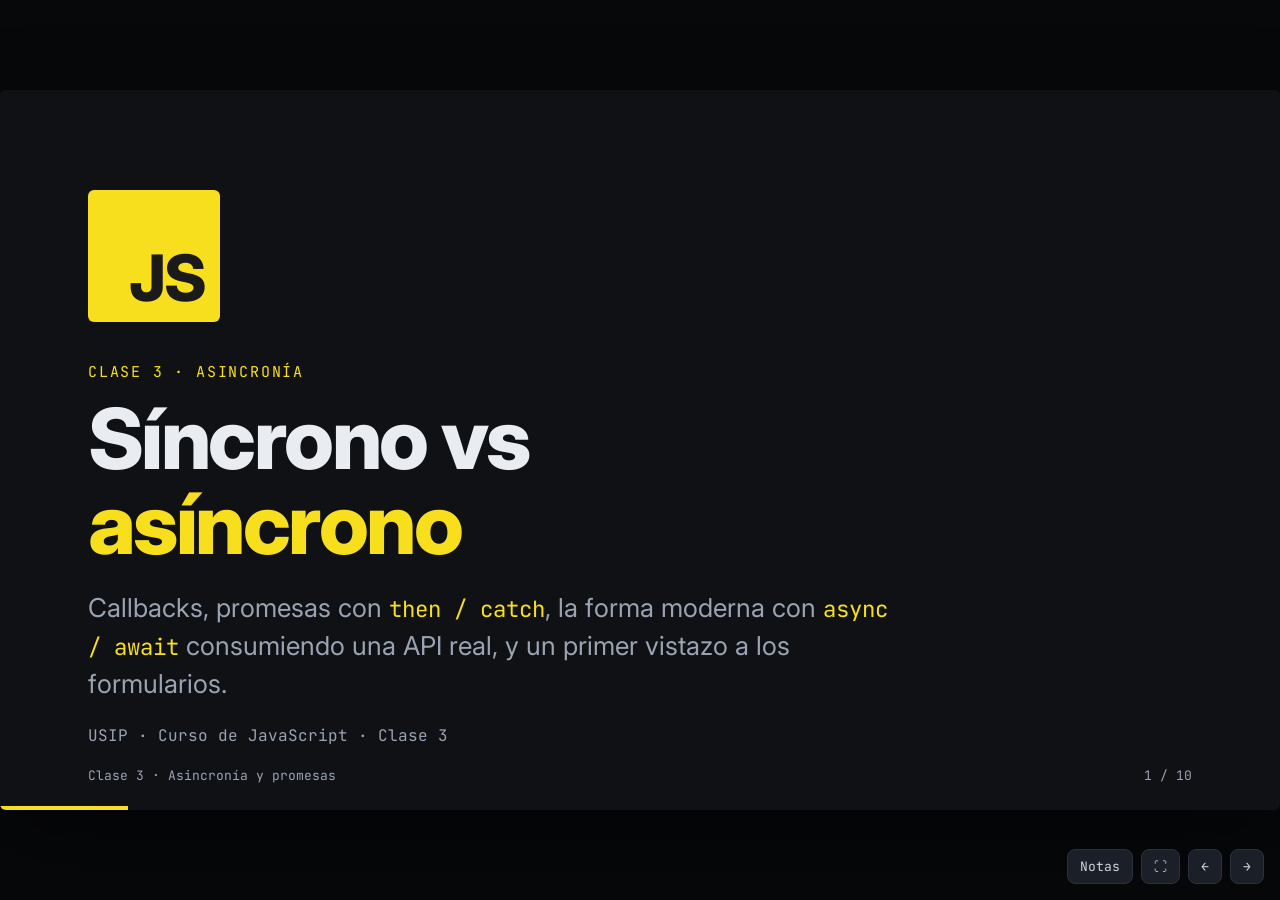
<file: diapositivas/clase3.html>
<!doctype html>
<html lang="es">
<head>
<meta charset="utf-8">
<meta name="viewport" content="width=device-width, initial-scale=1">
<title>clase3</title>
<link rel="preconnect" href="https://fonts.googleapis.com">
<link rel="preconnect" href="https://fonts.gstatic.com" crossorigin>
<link href="https://fonts.googleapis.com/css2?family=Inter:wght@400;500;700;800&family=JetBrains+Mono:wght@400;600&display=swap" rel="stylesheet">
<style>
  :root {
    --bg: #0f1115;
    --surface: #171a21;
    --surface-2: #1f232c;
    --text: #e9ecf1;
    --muted: #9aa3b2;
    --accent: #f7df1e;
    --accent-ink: #1a1a1a;
    --line: #2a2f3a;
    --blue: #7cb7ff;
    --green: #8fd694;
    --pink: #ff8fb1;
    --orange: #ffb86b;
    --font: "Inter", system-ui, -apple-system, "Segoe UI", sans-serif;
    --mono: "JetBrains Mono", ui-monospace, Menlo, Consolas, monospace;
  }
  * { box-sizing: border-box; margin: 0; padding: 0; }
  html, body { height: 100%; }
  body {
    background: #07080a;
    color: var(--text);
    font-family: var(--font);
    overflow: hidden;
  }

  /* Escenario 16:9 escalado al viewport */
  #viewport { position: fixed; inset: 0; display: grid; place-items: center; }
  #stage {
    width: 1280px; height: 720px;
    position: relative;
    transform-origin: center center;
    background: var(--bg);
    border-radius: 6px;
    overflow: hidden;
    box-shadow: 0 30px 80px rgba(0,0,0,.5);
  }

  .slide {
    position: absolute; inset: 0;
    padding: 64px 88px 72px;
    display: flex; flex-direction: column;
    opacity: 0; visibility: hidden;
    transform: translateX(24px);
    transition: opacity .35s ease, transform .35s ease, visibility .35s;
  }
  .slide.active { opacity: 1; visibility: visible; transform: none; }
  .slide.prev { transform: translateX(-24px); }

  .notes { display: none; }

  /* Tipografía */
  .kicker {
    font-family: var(--mono);
    font-size: 15px; letter-spacing: .12em; text-transform: uppercase;
    color: var(--accent); margin-bottom: 14px;
  }
  h1 { font-size: 84px; line-height: 1.02; font-weight: 800; letter-spacing: -.03em; }
  h2 { font-size: 48px; line-height: 1.1; font-weight: 800; letter-spacing: -.02em; margin-bottom: 28px; }
  h3 { font-size: 22px; font-weight: 700; margin-bottom: 8px; }
  p, li { font-size: 24px; line-height: 1.45; color: var(--text); }
  .muted { color: var(--muted); }
  .hl { color: var(--accent); }
  ul.list { list-style: none; display: grid; gap: 14px; }
  ul.list li { padding-left: 30px; position: relative; }
  ul.list li::before {
    content: ""; position: absolute; left: 0; top: .62em;
    width: 12px; height: 12px; background: var(--accent); border-radius: 2px;
  }
  .small, .small li { font-size: 20px; }

  .grid-2 { display: grid; grid-template-columns: 1fr 1fr; gap: 36px; flex: 1; align-items: start; }
  .grid-3 { display: grid; grid-template-columns: repeat(3, 1fr); gap: 24px; }
  .card {
    background: var(--surface); border: 1px solid var(--line);
    border-radius: 14px; padding: 24px 26px;
  }
  .card p, .card li { font-size: 19px; color: var(--muted); }
  .card .year { font-family: var(--mono); color: var(--accent); font-size: 16px; margin-bottom: 6px; display: block; }

  .big-num {
    font-size: 180px; font-weight: 800; line-height: .9; color: var(--accent);
    letter-spacing: -.05em;
  }

  /* Código */
  pre {
    background: var(--surface); border: 1px solid var(--line);
    border-radius: 14px; padding: 22px 26px;
    font-family: var(--mono); font-size: 19px; line-height: 1.6;
    color: var(--text); overflow: hidden;
  }
  pre .t { display: block; font-size: 13px; color: var(--muted); margin-bottom: 10px; letter-spacing: .08em; text-transform: uppercase; }
  .k { color: var(--pink); }
  .s { color: var(--green); }
  .f { color: var(--blue); }
  .c { color: #6b7385; font-style: italic; }
  .n { color: var(--orange); }

  /* Portada */
  .cover { justify-content: center; }
  .cover .badge {
    width: 132px; height: 132px; background: var(--accent); color: var(--accent-ink);
    font-weight: 800; font-size: 64px; display: grid; place-items: end end;
    padding: 0 14px 6px 0; border-radius: 6px; margin-bottom: 40px; letter-spacing: -.02em;
  }
  .cover h1 span { color: var(--accent); }
  .cover p { margin-top: 22px; font-size: 26px; color: var(--muted); max-width: 820px; }
  .cover .meta { position: absolute; bottom: 64px; left: 88px; font-family: var(--mono); font-size: 16px; color: var(--muted); }

  /* Sección */
  .section { justify-content: center; background:
    radial-gradient(1200px 500px at 85% 110%, rgba(247,223,30,.14), transparent 60%), var(--bg); }
  .section .num { font-family: var(--mono); color: var(--accent); font-size: 22px; margin-bottom: 16px; }

  /* Comparativa */
  table { width: 100%; border-collapse: collapse; font-size: 21px; }
  th, td { text-align: left; padding: 14px 18px; border-bottom: 1px solid var(--line); }
  th { font-family: var(--mono); font-size: 15px; letter-spacing: .1em; text-transform: uppercase; color: var(--muted); font-weight: 600; }
  td:first-child { color: var(--muted); }

  /* Línea de tiempo */
  .timeline { position: relative; margin-top: 40px; }
  .timeline::before {
    content: ""; position: absolute; left: 0; right: 0; top: 52px; height: 3px; background: var(--line);
  }
  .tl-row { display: grid; grid-template-columns: repeat(8, 1fr); gap: 10px; position: relative; }
  .tl-item { text-align: left; }
  .tl-item .y { font-family: var(--mono); font-size: 20px; color: var(--accent); font-weight: 600; height: 36px; }
  .tl-item .dot { width: 16px; height: 16px; border-radius: 50%; background: var(--accent); border: 4px solid var(--bg); margin: 0 0 18px -2px; box-sizing: content-box; }
  .tl-item .l { font-size: 17px; line-height: 1.35; color: var(--text); }
  .tl-item .l small { display: block; color: var(--muted); font-size: 15px; margin-top: 4px; }

  /* Etiquetas ES */
  .chips { display: flex; flex-wrap: wrap; gap: 10px; }
  .chip {
    font-family: var(--mono); font-size: 16px; padding: 7px 12px; border-radius: 8px;
    background: var(--surface-2); border: 1px solid var(--line); color: var(--text);
  }
  .chip b { color: var(--accent); font-weight: 600; }

  .quote {
    font-size: 40px; line-height: 1.3; font-weight: 700; letter-spacing: -.01em;
    border-left: 6px solid var(--accent); padding-left: 32px; max-width: 1000px;
  }
  .quote cite { display: block; margin-top: 22px; font-size: 20px; font-style: normal; color: var(--muted); font-weight: 500; }

  .stages { display: grid; grid-template-columns: repeat(5, 1fr); gap: 12px; margin-top: 8px; }
  .stage { background: var(--surface); border: 1px solid var(--line); border-radius: 12px; padding: 16px; }
  .stage b { font-family: var(--mono); color: var(--accent); font-size: 18px; display: block; margin-bottom: 6px; }
  .stage span { font-size: 16px; color: var(--muted); line-height: 1.35; display: block; }

  /* Pie de diapositiva */
  .footer {
    position: absolute; left: 88px; right: 88px; bottom: 26px;
    display: flex; justify-content: space-between;
    font-family: var(--mono); font-size: 13px; color: var(--muted);
  }
  #progress { position: absolute; left: 0; bottom: 0; height: 4px; background: var(--accent); transition: width .35s ease; }

  /* Controles */
  #hud {
    position: fixed; right: 16px; bottom: 16px; display: flex; gap: 8px; z-index: 10;
    font-family: var(--mono); font-size: 13px; color: #8a92a1;
  }
  #hud button {
    background: #1b1f27; color: #cfd5df; border: 1px solid #2c323d; border-radius: 8px;
    padding: 8px 12px; font: inherit; cursor: pointer;
  }
  #hud button:hover { border-color: var(--accent); color: var(--accent); }

  #notes-panel {
    position: fixed; left: 16px; right: 16px; bottom: 64px; max-width: 900px; margin: 0 auto;
    background: rgba(20,23,29,.97); border: 1px solid #2c323d; border-radius: 12px;
    padding: 18px 22px; z-index: 9; display: none;
    font-size: 16px; line-height: 1.55; color: #d4d9e2;
  }
  #notes-panel.open { display: block; }
  #notes-panel .h { display: flex; justify-content: space-between; font-family: var(--mono); font-size: 12px; color: var(--accent); margin-bottom: 8px; text-transform: uppercase; letter-spacing: .1em; }

  @media print {
    body { overflow: visible; background: #fff; }
    #hud, #notes-panel { display: none !important; }
    #viewport { position: static; display: block; }
    #stage { transform: none !important; box-shadow: none; border-radius: 0; height: auto; overflow: visible; background: none; }
    .slide { position: relative; opacity: 1; visibility: visible; transform: none; width: 1280px; height: 720px; page-break-after: always; background: var(--bg); }
  }

  /* Añadidos clases 2–5 */
  code { font-family: var(--mono); font-size: .86em; color: var(--accent); }
  pre.sm { font-size: 16px; padding: 18px 22px; }
  pre.xs { font-size: 15px; }
  table.compact { font-size: 19px; }
  table.compact th, table.compact td { padding: 11px 16px; }
  td.ok { color: var(--green); } td.no { color: var(--pink); }
  .stage + .stage { margin-top: 10px; }
  .board { display: grid; grid-template-columns: repeat(3, 120px); gap: 10px; justify-content: end; }
  .board span {
    width: 120px; height: 120px; background: var(--surface); border: 1px solid var(--line); border-radius: 14px;
    display: grid; place-items: center; font-family: var(--font); font-size: 68px; font-weight: 800;
  }
  .board .x { color: var(--accent); }
  .board .o { color: var(--blue); }
</style>
</head>
<body>
<div id="viewport">
<div id="stage">

  <!-- 1. Portada -->
  <section class="slide cover">
    <div class="badge">JS</div>
    <div class="kicker">Clase 3 · Asincronía</div>
    <h1>Síncrono vs<br><span>asíncrono</span></h1>
    <p>Callbacks, promesas con <code>then / catch</code>, la forma moderna con <code>async / await</code> consumiendo una API real, y un primer vistazo a los formularios.</p>
    <div class="meta">USIP · Curso de JavaScript · Clase 3</div>
    <div class="notes">Bienvenida. Hoy respondemos una pregunta clave: ¿cómo hace JavaScript para esperar datos de internet sin congelar la página? API de práctica: jsonplaceholder.typicode.com (gratuita, sin registro).</div>
  </section>

  <!-- 2. Callbacks / orden superior -->
  <section class="slide">
    <div class="kicker">Continuamos con funciones</div>
    <h2>Funciones que reciben funciones</h2>
    <div class="grid-2">
      <pre class="sm"><span class="t">Función de orden superior</span><span class="k">function</span> <span class="f">operar</span>(a, b, operacion) {
  <span class="k">return</span> <span class="f">operacion</span>(a, b);
}

<span class="k">const</span> <span class="f">sumar</span> = (x, y) => x + y;
<span class="k">const</span> <span class="f">multiplicar</span> = (x, y) => x * y;

<span class="f">operar</span>(<span class="n">4</span>, <span class="n">2</span>, sumar);        <span class="c">// 6</span>
<span class="f">operar</span>(<span class="n">4</span>, <span class="n">2</span>, multiplicar);  <span class="c">// 8</span>
<span class="f">operar</span>(<span class="n">4</span>, <span class="n">2</span>, (x, y) => x - y); <span class="c">// 2</span></pre>
      <ul class="list small">
        <li>En JS las funciones son <b>valores</b>: se guardan en variables y se pasan como argumentos</li>
        <li>Una función que recibe otra es una <b>función de orden superior</b></li>
        <li>La función que se pasa se llama <b class="hl">callback</b></li>
        <li>Ya los usamos: <code>map</code>, <code>filter</code>, <code>forEach</code></li>
        <li>Los callbacks son la base de la asincronía</li>
      </ul>
    </div>
    <div class="notes">Puente con la clase anterior. Observar que pasamos "sumar" sin paréntesis: pasamos la función, no su resultado. Si escribimos sumar() la estaríamos ejecutando.</div>
  </section>

  <!-- 3. Sync vs async -->
  <section class="slide">
    <div class="kicker">Cómo se ejecuta el código</div>
    <h2>Síncrono vs asíncrono</h2>
    <div class="grid-2">
      <pre class="sm"><span class="t">Síncrono: línea por línea</span><span class="f">console</span>.<span class="f">log</span>(<span class="s">"1. Inicio"</span>);
<span class="f">console</span>.<span class="f">log</span>(<span class="s">"2. Proceso"</span>);
<span class="f">console</span>.<span class="f">log</span>(<span class="s">"3. Fin"</span>);

<span class="c">// 1 → 2 → 3</span></pre>
      <pre class="sm"><span class="t">Asíncrono: no bloquea</span><span class="f">console</span>.<span class="f">log</span>(<span class="s">"1. Inicio"</span>);
<span class="f">setTimeout</span>(() => {
  <span class="f">console</span>.<span class="f">log</span>(<span class="s">"2. Después de 2s"</span>);
}, <span class="n">2000</span>);
<span class="f">console</span>.<span class="f">log</span>(<span class="s">"3. Fin"</span>);

<span class="c">// 1 → 3 → 2</span></pre>
    </div>
    <p style="margin-top:28px;max-width:1050px">JavaScript tiene <b class="hl">un solo hilo</b>. Las tareas lentas —peticiones, temporizadores, lectura de archivos— se delegan y su resultado vuelve después gracias al <b class="hl">event loop</b>.</p>
    <div class="notes">Pedir al grupo que adivine el orden de la derecha antes de mostrar el resultado. Analogía: pedir comida en un restaurante. El mesero (JS) no se queda parado en la cocina esperando tu plato: toma otros pedidos y te lo trae cuando está listo.</div>
  </section>

  <!-- 4. Callback hell -->
  <section class="slide">
    <div class="kicker">La forma más antigua</div>
    <h2>Callbacks… y el callback hell</h2>
    <div class="grid-2" style="grid-template-columns:1.3fr 1fr">
      <pre class="sm"><span class="t">La pirámide de la perdición</span><span class="f">obtenerUsuario</span>(<span class="n">1</span>, (usuario) => {
  <span class="f">obtenerPosts</span>(usuario.id, (posts) => {
    <span class="f">obtenerComentarios</span>(posts[<span class="n">0</span>].id, (coms) => {
      <span class="f">console</span>.<span class="f">log</span>(coms);
      <span class="c">// ...y si hay un paso más →</span>
    }, (error) => { <span class="c">/* manejar error */</span> });
  }, (error) => { <span class="c">/* manejar error */</span> });
}, (error) => { <span class="c">/* manejar error */</span> });</pre>
      <ul class="list small">
        <li>Cada paso depende del resultado del anterior</li>
        <li>El código crece hacia la <b>derecha</b></li>
        <li>Hay que manejar el error en <b>cada nivel</b></li>
        <li>Difícil de leer y mantener</li>
        <li>La solución de ES6: <b class="hl">Promesas</b></li>
      </ul>
    </div>
    <div class="notes">Así se escribía código asíncrono antes de 2015 (y aún se ve en código antiguo de Node.js). No hace falta memorizarlo: lo importante es entender el problema que resuelven las promesas.</div>
  </section>

  <!-- 5. Promesas -->
  <section class="slide">
    <div class="kicker">ES2015</div>
    <h2>¿Qué es una Promesa?</h2>
    <div class="grid-2" style="grid-template-columns:1fr 1.35fr">
      <div>
        <p class="small" style="margin-bottom:18px">Un objeto que representa un valor que llegará <b class="hl">en el futuro</b>… o un error.</p>
        <div class="stage"><b>pending</b><span>Pendiente: todavía esperando</span></div>
        <div class="stage"><b style="color:var(--green)">fulfilled</b><span>Cumplida: <code>resolve(valor)</code> → <code>.then</code></span></div>
        <div class="stage"><b style="color:var(--pink)">rejected</b><span>Rechazada: <code>reject(error)</code> → <code>.catch</code></span></div>
      </div>
      <pre class="sm"><span class="t">Crear y consumir</span><span class="k">const</span> promesa = <span class="k">new</span> <span class="f">Promise</span>((resolve, reject) => {
  <span class="f">setTimeout</span>(() => {
    <span class="k">const</span> ok = Math.<span class="f">random</span>() > <span class="n">0.5</span>;
    ok ? <span class="f">resolve</span>(<span class="s">"¡Listo!"</span>) : <span class="f">reject</span>(<span class="s">"Falló"</span>);
  }, <span class="n">1000</span>);
});

promesa
  .<span class="f">then</span>(valor => <span class="f">console</span>.<span class="f">log</span>(valor))
  .<span class="f">catch</span>(error => <span class="f">console</span>.<span class="f">log</span>(error));</pre>
    </div>
    <div class="notes">Analogía: el ticket con número que te dan en un local de comida rápida. Es una promesa: aún no tienes la comida (pending), pero cuando llamen tu número la recibes (fulfilled) o te dicen que se acabó (rejected). Una promesa solo cambia de estado una vez. En la práctica casi nunca creamos promesas: las consumimos (fetch devuelve una).</div>
  </section>

  <!-- 6. then / catch con fetch -->
  <section class="slide">
    <div class="kicker">Forma clásica · then / catch</div>
    <h2>Consumir una API con fetch</h2>
    <div class="grid-2" style="grid-template-columns:1.35fr 1fr">
      <pre class="sm"><span class="t">jsonplaceholder.typicode.com</span><span class="f">fetch</span>(<span class="s">"https://jsonplaceholder.typicode.com/users/1"</span>)
  .<span class="f">then</span>(res => {
    <span class="k">if</span> (!res.ok) <span class="k">throw new</span> <span class="f">Error</span>(<span class="s">"HTTP "</span> + res.status);
    <span class="k">return</span> res.<span class="f">json</span>();
  })
  .<span class="f">then</span>(usuario => {
    <span class="f">console</span>.<span class="f">log</span>(usuario.name); <span class="c">// "Leanne Graham"</span>
  })
  .<span class="f">catch</span>(error => <span class="f">console</span>.<span class="f">error</span>(error))
  .<span class="f">finally</span>(() => <span class="f">console</span>.<span class="f">log</span>(<span class="s">"Terminado"</span>));</pre>
      <ul class="list small">
        <li><code>fetch</code> devuelve una promesa</li>
        <li><code>res.json()</code> también</li>
        <li>Cada <code>then</code> recibe lo que <b>retornó</b> el anterior</li>
        <li>Un solo <code>catch</code> atrapa errores de toda la cadena</li>
        <li><code>finally</code> se ejecuta siempre</li>
      </ul>
    </div>
    <div class="notes">Probarlo en vivo en la consola del navegador. Ojo: fetch solo rechaza la promesa si falla la red; un 404 o 500 llega al then. Por eso revisamos res.ok y lanzamos el error manualmente. Otros endpoints para probar: /posts, /todos, /comments?postId=1.</div>
  </section>

  <!-- 7. async / await -->
  <section class="slide">
    <div class="kicker">Forma moderna · ES2017</div>
    <h2>async / await</h2>
    <div class="grid-2" style="grid-template-columns:1.35fr 1fr">
      <pre class="sm"><span class="t">El mismo ejemplo</span><span class="k">const</span> API = <span class="s">"https://jsonplaceholder.typicode.com"</span>;

<span class="k">async function</span> <span class="f">obtenerUsuario</span>(id) {
  <span class="k">try</span> {
    <span class="k">const</span> res = <span class="k">await</span> <span class="f">fetch</span>(<span class="s">`${API}/users/${id}`</span>);
    <span class="k">if</span> (!res.ok) <span class="k">throw new</span> <span class="f">Error</span>(<span class="s">"HTTP "</span> + res.status);
    <span class="k">const</span> usuario = <span class="k">await</span> res.<span class="f">json</span>();
    <span class="f">console</span>.<span class="f">log</span>(usuario.name);
  } <span class="k">catch</span> (error) {
    <span class="f">console</span>.<span class="f">error</span>(<span class="s">"Algo falló:"</span>, error.message);
  }
}

<span class="f">obtenerUsuario</span>(<span class="n">1</span>);</pre>
      <ul class="list small">
        <li><code>async</code> hace que la función devuelva una promesa</li>
        <li><code>await</code> pausa <b>la función</b> (no la página) hasta que la promesa se resuelva</li>
        <li>Errores con <code>try / catch</code></li>
        <li>Se lee de arriba hacia abajo: <b class="hl">adiós pirámide</b></li>
      </ul>
    </div>
    <div class="notes">Es exactamente lo mismo que la diapositiva anterior, con otra sintaxis: por debajo siguen siendo promesas. await solo se puede usar dentro de una función async (o en el nivel superior de un módulo). Es la forma recomendada hoy.</div>
  </section>

  <!-- 8. Comparación + Promise.all -->
  <section class="slide">
    <div class="kicker">Comparación</div>
    <h2>then / catch vs async / await</h2>
    <table class="compact">
      <thead><tr><th></th><th>then / catch</th><th>async / await</th></tr></thead>
      <tbody>
        <tr><td>Sintaxis</td><td>Cadena de métodos</td><td>Parece código síncrono</td></tr>
        <tr><td>Errores</td><td><code>.catch()</code></td><td><code>try / catch</code></td></tr>
        <tr><td>Muchos pasos</td><td>Se vuelve difícil de seguir</td><td>Lineal y legible</td></tr>
      </tbody>
    </table>
    <pre class="sm" style="margin-top:24px"><span class="t">Bonus · varias peticiones en paralelo</span><span class="k">const</span> [usuarios, posts] = <span class="k">await</span> Promise.<span class="f">all</span>([
  <span class="f">fetch</span>(<span class="s">`${API}/users`</span>).<span class="f">then</span>(r => r.<span class="f">json</span>()),
  <span class="f">fetch</span>(<span class="s">`${API}/posts`</span>).<span class="f">then</span>(r => r.<span class="f">json</span>()),
]);
<span class="f">console</span>.<span class="f">log</span>(usuarios.length, posts.length); <span class="c">// 10 100</span></pre>
    <div class="notes">No son enemigos: async/await está construido sobre promesas y se pueden combinar (como en el ejemplo de Promise.all). Promise.all lanza todas las peticiones a la vez y espera a que terminen todas; si una falla, falla todo.</div>
  </section>

  <!-- 9. Formularios intro -->
  <section class="slide">
    <div class="kicker">Introducción a formularios</div>
    <h2>Leer lo que escribe el usuario</h2>
    <div class="grid-2">
      <pre class="sm"><span class="t">HTML</span><span class="k">&lt;form</span> id=<span class="s">"form"</span><span class="k">&gt;</span>
  <span class="k">&lt;input</span> name=<span class="s">"titulo"</span> placeholder=<span class="s">"Título"</span><span class="k">&gt;</span>
  <span class="k">&lt;textarea</span> name=<span class="s">"cuerpo"</span><span class="k">&gt;&lt;/textarea&gt;</span>
  <span class="k">&lt;button</span> type=<span class="s">"submit"</span><span class="k">&gt;</span>Publicar<span class="k">&lt;/button&gt;</span>
<span class="k">&lt;/form&gt;</span></pre>
      <pre class="sm"><span class="t">JavaScript</span><span class="k">const</span> form = document.<span class="f">querySelector</span>(<span class="s">"#form"</span>);
<span class="k">const</span> titulo = form.elements.titulo;

titulo.value;        <span class="c">// lo que escribió</span>
titulo.value = <span class="s">""</span>;   <span class="c">// limpiar el campo</span>
titulo.<span class="f">focus</span>();      <span class="c">// poner el cursor</span>
form.<span class="f">reset</span>();        <span class="c">// limpiar todo</span></pre>
    </div>
    <ul class="list small" style="margin-top:26px">
      <li><code>form.elements</code> da acceso a cada campo por su atributo <code>name</code></li>
      <li>La propiedad <code>.value</code> siempre es un <b>string</b> → usa <code>Number()</code> si necesitas un número</li>
    </ul>
    <div class="notes">Los formularios son la forma principal en que el usuario nos da datos. Recalcar que .value es siempre texto: "5" + "5" = "55". La próxima clase los veremos a fondo junto con los eventos.</div>
  </section>

  <!-- 10. Formulario + API -->
  <section class="slide">
    <div class="kicker">Uniendo todo</div>
    <h2>Enviar un formulario a la API</h2>
    <div class="grid-2" style="grid-template-columns:1.45fr 1fr">
      <pre class="sm"><span class="t">POST a /posts</span>form.<span class="f">addEventListener</span>(<span class="s">"submit"</span>, <span class="k">async</span> (e) => {
  e.<span class="f">preventDefault</span>(); <span class="c">// evita recargar</span>
  <span class="k">const</span> datos = {
    title: form.elements.titulo.value,
    body: form.elements.cuerpo.value,
  };
  <span class="k">const</span> res = <span class="k">await</span> <span class="f">fetch</span>(<span class="s">`${API}/posts`</span>, {
    method: <span class="s">"POST"</span>,
    headers: { <span class="s">"Content-Type"</span>: <span class="s">"application/json"</span> },
    body: JSON.<span class="f">stringify</span>(datos),
  });
  <span class="f">console</span>.<span class="f">log</span>(<span class="k">await</span> res.<span class="f">json</span>()); <span class="c">// { id: 101, ... }</span>
});</pre>
      <div>
        <ul class="list small">
          <li><code>submit</code> ocurre al enviar el formulario</li>
          <li><code>preventDefault()</code> evita que la página se recargue</li>
          <li>jsonplaceholder simula el guardado y responde con <code>id: 101</code></li>
        </ul>
        <div class="card" style="margin-top:24px;border-color:var(--accent)">
          <span class="year">PRÓXIMA CLASE</span>
          <h3>Formularios y eventos</h3>
          <p><code>click</code>, <code>input</code>, <code>submit</code>, validaciones y más.</p>
        </div>
      </div>
    </div>
    <div class="notes">Avance de la próxima clase: addEventListener lo veremos en detalle. Lo importante hoy: el handler puede ser async y dentro usamos await fetch. JSON.stringify convierte el objeto en texto para enviarlo. jsonplaceholder no guarda nada de verdad, pero responde como si lo hiciera. Tarea: listar los títulos de los posts del usuario 1 (/posts?userId=1) con async/await y map.</div>
  </section>

  <div class="footer"><span>Clase 3 · Asincronía y promesas</span><span id="counter"></span></div>
  <div id="progress"></div>
</div>
</div>

<div id="notes-panel"><div class="h"><span>Notas del orador</span><span id="clock">00:00</span></div><div id="notes-text"></div></div>
<div id="hud">
  <button id="btn-notes" title="Notas (N)">Notas</button>
  <button id="btn-full" title="Pantalla completa (F)">⛶</button>
  <button id="btn-prev" title="Anterior (←)">←</button>
  <button id="btn-next" title="Siguiente (→)">→</button>
</div>

<script>
  const slides = [...document.querySelectorAll(".slide")];
  const stage = document.getElementById("stage");
  const counter = document.getElementById("counter");
  const progress = document.getElementById("progress");
  const notesPanel = document.getElementById("notes-panel");
  const notesText = document.getElementById("notes-text");
  const clock = document.getElementById("clock");
  let current = 0;
  let startTime = null;

  function fit() {
    const s = Math.min(window.innerWidth / 1280, window.innerHeight / 720);
    stage.style.transform = `scale(${s})`;
  }

  function show(i) {
    current = Math.max(0, Math.min(slides.length - 1, i));
    slides.forEach((el, idx) => {
      el.classList.toggle("active", idx === current);
      el.classList.toggle("prev", idx < current);
    });
    counter.textContent = `${current + 1} / ${slides.length}`;
    progress.style.width = `${((current + 1) / slides.length) * 100}%`;
    const n = slides[current].querySelector(".notes");
    notesText.textContent = n ? n.textContent : "";
    history.replaceState(null, "", `#${current + 1}`);
    if (current > 0 && !startTime) startTime = Date.now();
  }

  function tick() {
    if (!startTime) return;
    const sec = Math.floor((Date.now() - startTime) / 1000);
    clock.textContent = `${String(Math.floor(sec / 60)).padStart(2, "0")}:${String(sec % 60).padStart(2, "0")}`;
  }

  function toggleFull() {
    if (!document.fullscreenElement) document.documentElement.requestFullscreen?.();
    else document.exitFullscreen?.();
  }

  document.addEventListener("keydown", (e) => {
    if (["ArrowRight", "PageDown", " ", "Enter"].includes(e.key)) { e.preventDefault(); show(current + 1); }
    else if (["ArrowLeft", "PageUp", "Backspace"].includes(e.key)) { e.preventDefault(); show(current - 1); }
    else if (e.key === "Home") show(0);
    else if (e.key === "End") show(slides.length - 1);
    else if (e.key.toLowerCase() === "n") notesPanel.classList.toggle("open");
    else if (e.key.toLowerCase() === "f") toggleFull();
  });

  let touchX = null;
  document.addEventListener("touchstart", (e) => { touchX = e.touches[0].clientX; }, { passive: true });
  document.addEventListener("touchend", (e) => {
    if (touchX === null) return;
    const dx = e.changedTouches[0].clientX - touchX;
    if (Math.abs(dx) > 40) show(current + (dx < 0 ? 1 : -1));
    touchX = null;
  });

  document.getElementById("btn-next").onclick = () => show(current + 1);
  document.getElementById("btn-prev").onclick = () => show(current - 1);
  document.getElementById("btn-notes").onclick = () => notesPanel.classList.toggle("open");
  document.getElementById("btn-full").onclick = toggleFull;

  window.addEventListener("resize", fit);
  setInterval(tick, 1000);
  fit();
  show((parseInt(location.hash.slice(1), 10) || 1) - 1);
</script>
</body>
</html>
</file>
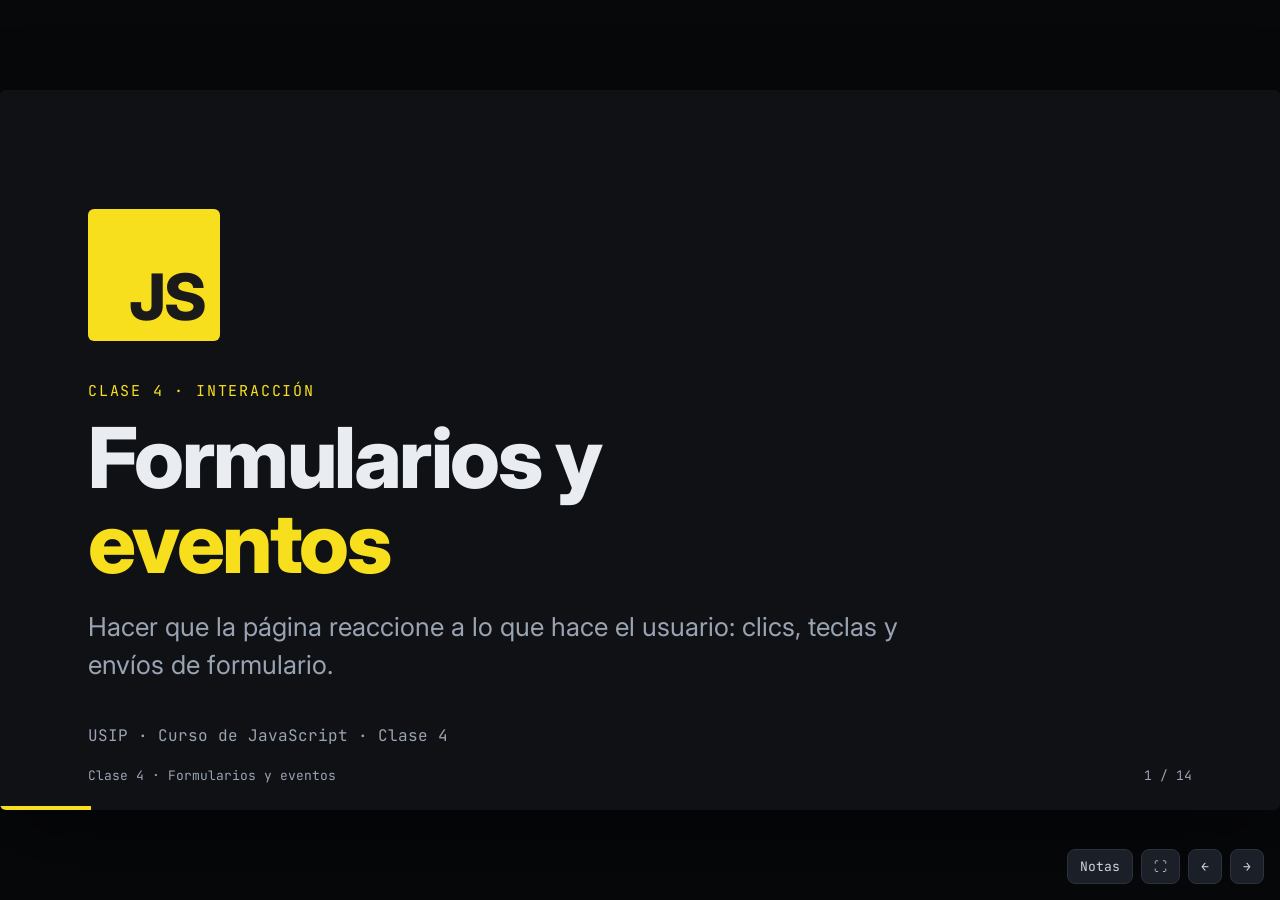
<file: diapositivas/clase4.html>
<!doctype html>
<html lang="es">
<head>
<meta charset="utf-8">
<meta name="viewport" content="width=device-width, initial-scale=1">
<title>clase4</title>
<link rel="preconnect" href="https://fonts.googleapis.com">
<link rel="preconnect" href="https://fonts.gstatic.com" crossorigin>
<link href="https://fonts.googleapis.com/css2?family=Inter:wght@400;500;700;800&family=JetBrains+Mono:wght@400;600&display=swap" rel="stylesheet">
<style>
  :root {
    --bg: #0f1115;
    --surface: #171a21;
    --surface-2: #1f232c;
    --text: #e9ecf1;
    --muted: #9aa3b2;
    --accent: #f7df1e;
    --accent-ink: #1a1a1a;
    --line: #2a2f3a;
    --blue: #7cb7ff;
    --green: #8fd694;
    --pink: #ff8fb1;
    --orange: #ffb86b;
    --font: "Inter", system-ui, -apple-system, "Segoe UI", sans-serif;
    --mono: "JetBrains Mono", ui-monospace, Menlo, Consolas, monospace;
  }
  * { box-sizing: border-box; margin: 0; padding: 0; }
  html, body { height: 100%; }
  body {
    background: #07080a;
    color: var(--text);
    font-family: var(--font);
    overflow: hidden;
  }

  /* Escenario 16:9 escalado al viewport */
  #viewport { position: fixed; inset: 0; display: grid; place-items: center; }
  #stage {
    width: 1280px; height: 720px;
    position: relative;
    transform-origin: center center;
    background: var(--bg);
    border-radius: 6px;
    overflow: hidden;
    box-shadow: 0 30px 80px rgba(0,0,0,.5);
  }

  .slide {
    position: absolute; inset: 0;
    padding: 64px 88px 72px;
    display: flex; flex-direction: column;
    opacity: 0; visibility: hidden;
    transform: translateX(24px);
    transition: opacity .35s ease, transform .35s ease, visibility .35s;
  }
  .slide.active { opacity: 1; visibility: visible; transform: none; }
  .slide.prev { transform: translateX(-24px); }

  .notes { display: none; }

  /* Tipografía */
  .kicker {
    font-family: var(--mono);
    font-size: 15px; letter-spacing: .12em; text-transform: uppercase;
    color: var(--accent); margin-bottom: 14px;
  }
  h1 { font-size: 84px; line-height: 1.02; font-weight: 800; letter-spacing: -.03em; }
  h2 { font-size: 48px; line-height: 1.1; font-weight: 800; letter-spacing: -.02em; margin-bottom: 28px; }
  h3 { font-size: 22px; font-weight: 700; margin-bottom: 8px; }
  p, li { font-size: 24px; line-height: 1.45; color: var(--text); }
  .muted { color: var(--muted); }
  .hl { color: var(--accent); }
  ul.list { list-style: none; display: grid; gap: 14px; }
  ul.list li { padding-left: 30px; position: relative; }
  ul.list li::before {
    content: ""; position: absolute; left: 0; top: .62em;
    width: 12px; height: 12px; background: var(--accent); border-radius: 2px;
  }
  .small, .small li { font-size: 20px; }

  .grid-2 { display: grid; grid-template-columns: 1fr 1fr; gap: 36px; flex: 1; align-items: start; }
  .grid-3 { display: grid; grid-template-columns: repeat(3, 1fr); gap: 24px; }
  .card {
    background: var(--surface); border: 1px solid var(--line);
    border-radius: 14px; padding: 24px 26px;
  }
  .card p, .card li { font-size: 19px; color: var(--muted); }
  .card .year { font-family: var(--mono); color: var(--accent); font-size: 16px; margin-bottom: 6px; display: block; }

  .big-num {
    font-size: 180px; font-weight: 800; line-height: .9; color: var(--accent);
    letter-spacing: -.05em;
  }

  /* Código */
  pre {
    background: var(--surface); border: 1px solid var(--line);
    border-radius: 14px; padding: 22px 26px;
    font-family: var(--mono); font-size: 19px; line-height: 1.6;
    color: var(--text); overflow: hidden;
  }
  pre .t { display: block; font-size: 13px; color: var(--muted); margin-bottom: 10px; letter-spacing: .08em; text-transform: uppercase; }
  .k { color: var(--pink); }
  .s { color: var(--green); }
  .f { color: var(--blue); }
  .c { color: #6b7385; font-style: italic; }
  .n { color: var(--orange); }

  /* Portada */
  .cover { justify-content: center; }
  .cover .badge {
    width: 132px; height: 132px; background: var(--accent); color: var(--accent-ink);
    font-weight: 800; font-size: 64px; display: grid; place-items: end end;
    padding: 0 14px 6px 0; border-radius: 6px; margin-bottom: 40px; letter-spacing: -.02em;
  }
  .cover h1 span { color: var(--accent); }
  .cover p { margin-top: 22px; font-size: 26px; color: var(--muted); max-width: 820px; }
  .cover .meta { position: absolute; bottom: 64px; left: 88px; font-family: var(--mono); font-size: 16px; color: var(--muted); }

  /* Sección */
  .section { justify-content: center; background:
    radial-gradient(1200px 500px at 85% 110%, rgba(247,223,30,.14), transparent 60%), var(--bg); }
  .section .num { font-family: var(--mono); color: var(--accent); font-size: 22px; margin-bottom: 16px; }

  /* Comparativa */
  table { width: 100%; border-collapse: collapse; font-size: 21px; }
  th, td { text-align: left; padding: 14px 18px; border-bottom: 1px solid var(--line); }
  th { font-family: var(--mono); font-size: 15px; letter-spacing: .1em; text-transform: uppercase; color: var(--muted); font-weight: 600; }
  td:first-child { color: var(--muted); }

  /* Línea de tiempo */
  .timeline { position: relative; margin-top: 40px; }
  .timeline::before {
    content: ""; position: absolute; left: 0; right: 0; top: 52px; height: 3px; background: var(--line);
  }
  .tl-row { display: grid; grid-template-columns: repeat(8, 1fr); gap: 10px; position: relative; }
  .tl-item { text-align: left; }
  .tl-item .y { font-family: var(--mono); font-size: 20px; color: var(--accent); font-weight: 600; height: 36px; }
  .tl-item .dot { width: 16px; height: 16px; border-radius: 50%; background: var(--accent); border: 4px solid var(--bg); margin: 0 0 18px -2px; box-sizing: content-box; }
  .tl-item .l { font-size: 17px; line-height: 1.35; color: var(--text); }
  .tl-item .l small { display: block; color: var(--muted); font-size: 15px; margin-top: 4px; }

  /* Etiquetas ES */
  .chips { display: flex; flex-wrap: wrap; gap: 10px; }
  .chip {
    font-family: var(--mono); font-size: 16px; padding: 7px 12px; border-radius: 8px;
    background: var(--surface-2); border: 1px solid var(--line); color: var(--text);
  }
  .chip b { color: var(--accent); font-weight: 600; }

  .quote {
    font-size: 40px; line-height: 1.3; font-weight: 700; letter-spacing: -.01em;
    border-left: 6px solid var(--accent); padding-left: 32px; max-width: 1000px;
  }
  .quote cite { display: block; margin-top: 22px; font-size: 20px; font-style: normal; color: var(--muted); font-weight: 500; }

  .stages { display: grid; grid-template-columns: repeat(5, 1fr); gap: 12px; margin-top: 8px; }
  .stage { background: var(--surface); border: 1px solid var(--line); border-radius: 12px; padding: 16px; }
  .stage b { font-family: var(--mono); color: var(--accent); font-size: 18px; display: block; margin-bottom: 6px; }
  .stage span { font-size: 16px; color: var(--muted); line-height: 1.35; display: block; }

  /* Pie de diapositiva */
  .footer {
    position: absolute; left: 88px; right: 88px; bottom: 26px;
    display: flex; justify-content: space-between;
    font-family: var(--mono); font-size: 13px; color: var(--muted);
  }
  #progress { position: absolute; left: 0; bottom: 0; height: 4px; background: var(--accent); transition: width .35s ease; }

  /* Controles */
  #hud {
    position: fixed; right: 16px; bottom: 16px; display: flex; gap: 8px; z-index: 10;
    font-family: var(--mono); font-size: 13px; color: #8a92a1;
  }
  #hud button {
    background: #1b1f27; color: #cfd5df; border: 1px solid #2c323d; border-radius: 8px;
    padding: 8px 12px; font: inherit; cursor: pointer;
  }
  #hud button:hover { border-color: var(--accent); color: var(--accent); }

  #notes-panel {
    position: fixed; left: 16px; right: 16px; bottom: 64px; max-width: 900px; margin: 0 auto;
    background: rgba(20,23,29,.97); border: 1px solid #2c323d; border-radius: 12px;
    padding: 18px 22px; z-index: 9; display: none;
    font-size: 16px; line-height: 1.55; color: #d4d9e2;
  }
  #notes-panel.open { display: block; }
  #notes-panel .h { display: flex; justify-content: space-between; font-family: var(--mono); font-size: 12px; color: var(--accent); margin-bottom: 8px; text-transform: uppercase; letter-spacing: .1em; }

  @media print {
    body { overflow: visible; background: #fff; }
    #hud, #notes-panel { display: none !important; }
    #viewport { position: static; display: block; }
    #stage { transform: none !important; box-shadow: none; border-radius: 0; height: auto; overflow: visible; background: none; }
    .slide { position: relative; opacity: 1; visibility: visible; transform: none; width: 1280px; height: 720px; page-break-after: always; background: var(--bg); }
  }

  /* Añadidos clases 2–5 */
  code { font-family: var(--mono); font-size: .86em; color: var(--accent); }
  pre.sm { font-size: 16px; padding: 18px 22px; }
  pre.xs { font-size: 15px; }
  table.compact { font-size: 19px; }
  table.compact th, table.compact td { padding: 11px 16px; }
  td.ok { color: var(--green); } td.no { color: var(--pink); }
  .stage + .stage { margin-top: 10px; }
  .board { display: grid; grid-template-columns: repeat(3, 120px); gap: 10px; justify-content: end; }
  .board span {
    width: 120px; height: 120px; background: var(--surface); border: 1px solid var(--line); border-radius: 14px;
    display: grid; place-items: center; font-family: var(--font); font-size: 68px; font-weight: 800;
  }
  .board .x { color: var(--accent); }
  .board .o { color: var(--blue); }
  .board.sm { grid-template-columns: repeat(3, 96px); }
  .board.sm span { width: 96px; height: 96px; font-size: 54px; }
  .board.coords span { position: relative; }
  .board.coords small { position: absolute; top: 6px; left: 8px; font-family: var(--mono); font-size: 12px; font-weight: 400; color: var(--muted); }
</style>
</head>
<body>
<div id="viewport">
<div id="stage">

  <!-- 1. Portada -->
  <section class="slide cover">
    <div class="badge">JS</div>
    <div class="kicker">Clase 4 · Interacción</div>
    <h1>Formularios y<br><span>eventos</span></h1>
    <p>Hacer que la página reaccione a lo que hace el usuario: clics, teclas y envíos de formulario.</p>
    <div class="meta">USIP · Curso de JavaScript · Clase 4</div>
    <div class="notes">Bienvenida. Hasta ahora nuestro código se ejecutaba de arriba hacia abajo y terminaba. Hoy aprendemos a esperar acciones del usuario y responder a ellas: la base de cualquier aplicación interactiva.</div>
  </section>

  <!-- 2. El problema: DOM no cargado -->
  <section class="slide">
    <div class="kicker">Antes de empezar</div>
    <h2>¿El DOM ya está listo?</h2>
    <div class="grid-2" style="grid-template-columns:1.35fr 1fr">
      <pre class="xs"><span class="t">index.html</span><span class="k">&lt;head&gt;</span>
  <span class="k">&lt;script</span> src=<span class="s">"app.js"</span><span class="k">&gt;&lt;/script&gt;</span>  <span class="c">← se ejecuta aquí</span>
<span class="k">&lt;/head&gt;</span>
<span class="k">&lt;body&gt;</span>
  <span class="k">&lt;button</span> id=<span class="s">"btn"</span><span class="k">&gt;</span>Clic<span class="k">&lt;/button&gt;</span> <span class="c">← aún no existe</span>
<span class="k">&lt;/body&gt;</span>

<span class="c">// app.js</span>
<span class="k">const</span> btn = document.<span class="f">querySelector</span>(<span class="s">"#btn"</span>);
<span class="f">console</span>.<span class="f">log</span>(btn); <span class="c">// null</span>
btn.<span class="f">addEventListener</span>(<span class="s">"click"</span>, saludar);
<span class="c">// ❌ TypeError: Cannot read properties</span>
<span class="c">//    of null (reading 'addEventListener')</span></pre>
      <div>
        <div class="stage"><b>1 · Lectura</b><span>El navegador lee el HTML de arriba hacia abajo.</span></div>
        <div class="stage"><b>2 · Pausa</b><span>Al encontrar un <code>&lt;script&gt;</code> clásico se detiene y lo ejecuta.</span></div>
        <div class="stage"><b>3 · null</b><span>Lo que está más abajo todavía no existe: <code>querySelector</code> devuelve <code>null</code>.</span></div>
      </div>
    </div>
    <div class="notes">Antes de escuchar eventos hay que asegurarse de que los elementos existen. Es el error más común al empezar: "Cannot read properties of null". No es un error de la lógica, es de CUÁNDO se ejecuta el script. Mostrarlo en vivo moviendo el script al head.</div>
  </section>

  <!-- 3. Formas de esperar al DOM -->
  <section class="slide">
    <div class="kicker">Antes de empezar · Soluciones</div>
    <h2>Formas de esperar al DOM</h2>
    <table class="compact">
      <thead><tr><th>Forma</th><th>Cuándo se ejecuta</th><th>¿DOM listo?</th></tr></thead>
      <tbody>
        <tr><td><code>&lt;script&gt;</code> al final de <code>&lt;body&gt;</code></td><td>Al llegar a esa línea; el HTML de arriba ya existe</td><td class="ok">✔ Sí</td></tr>
        <tr><td><code>DOMContentLoaded</code></td><td>Cuando el navegador terminó de leer el HTML</td><td class="ok">✔ Sí</td></tr>
        <tr><td><code>&lt;script defer&gt;</code></td><td>Tras leer el HTML, en orden, justo antes de <code>DOMContentLoaded</code></td><td class="ok">✔ Sí</td></tr>
        <tr><td><code>&lt;script type="module"&gt;</code></td><td>Igual que <code>defer</code>: los módulos ES son diferidos por defecto</td><td class="ok">✔ Sí</td></tr>
        <tr><td><code>&lt;script async&gt;</code></td><td>Apenas termina de descargarse, sin orden</td><td class="no">✘ No garantizado</td></tr>
        <tr><td><code>window</code> · <code>load</code></td><td>Cuando también cargaron imágenes, CSS e iframes</td><td class="ok">✔ Sí, pero tarda más</td></tr>
      </tbody>
    </table>
    <div class="notes">Las cuatro primeras resuelven el problema. async es para scripts independientes (analytics), no para código que toca el DOM. load solo se justifica si necesitamos medidas de imágenes ya cargadas. DOMContentLoaded se registra con document.addEventListener — es nuestro primer evento, lo detallamos enseguida.</div>
  </section>

  <!-- 4. ¿Hace falta DOMContentLoaded con ES modules? -->
  <section class="slide">
    <div class="kicker">Antes de empezar · ES modules</div>
    <h2>¿Sigue haciendo falta DOMContentLoaded?</h2>
    <div class="grid-2">
      <pre class="xs" style="font-variant-ligatures:none"><span class="t">Hoy · recomendado</span><span class="k">&lt;head&gt;</span>
  <span class="c">&lt;!-- A: módulo ES --&gt;</span>
  <span class="k">&lt;script</span> type=<span class="s">"module"</span> src=<span class="s">"app.js"</span><span class="k">&gt;&lt;/script&gt;</span>
  <span class="c">&lt;!-- B: script clásico --&gt;</span>
  <span class="k">&lt;script</span> src=<span class="s">"app.js"</span> defer<span class="k">&gt;&lt;/script&gt;</span>
<span class="k">&lt;/head&gt;</span>

<span class="c">// app.js — sin envolver nada ✔</span>
<span class="k">const</span> btn = document.<span class="f">querySelector</span>(<span class="s">"#btn"</span>);
btn.<span class="f">addEventListener</span>(<span class="s">"click"</span>, saludar);</pre>
      <div>
        <pre class="xs" style="margin-bottom:18px"><span class="t">Solo si no puedes usar module / defer</span>document.<span class="f">addEventListener</span>(<span class="s">"DOMContentLoaded"</span>, () => {
  <span class="k">const</span> btn = document.<span class="f">querySelector</span>(<span class="s">"#btn"</span>);
  btn.<span class="f">addEventListener</span>(<span class="s">"click"</span>, saludar);
});</pre>
        <ul class="list small">
          <li>Con <code>type="module"</code> o <code>defer</code> <b class="hl">ya no hace falta</b>.</li>
          <li>Sí hace falta en un <code>&lt;script&gt;</code> clásico inline en el <code>&lt;head&gt;</code>.</li>
          <li><code>type="module"</code> necesita servidor (Live Server); con <code>file://</code> falla.</li>
        </ul>
      </div>
    </div>
    <div class="notes">Aclaración clave: usar sintaxis ES6 (let, const, flechas) NO cambia nada; lo que cambia es CÓMO se carga el script. type="module" lo vuelve diferido automáticamente (también los módulos inline). defer solo funciona con src, no en scripts inline. En el curso usaremos defer o type="module" y nos olvidamos de DOMContentLoaded. Si abren el HTML con doble clic (file://), el módulo falla por CORS: usar Live Server.</div>
  </section>

  <!-- 5. Qué es un evento -->
  <section class="slide">
    <div class="kicker">Conceptos</div>
    <h2>¿Qué es un evento?</h2>
    <p style="max-width:1050px;margin-bottom:28px">Algo que ocurre en la página —un clic, una tecla, un envío— y a lo que podemos <b class="hl">reaccionar</b> ejecutando una función.</p>
    <div class="grid-2">
      <pre class="sm"><span class="t">Anatomía</span><span class="k">const</span> boton = document.<span class="f">querySelector</span>(<span class="s">"#btn"</span>);

boton.<span class="f">addEventListener</span>(<span class="s">"click"</span>, () => {
  <span class="f">alert</span>(<span class="s">"¡Hola!"</span>);
});</pre>
      <div>
        <div class="stage"><b>1 · Elemento</b><span>¿Quién escucha? → <code>boton</code></span></div>
        <div class="stage"><b>2 · Tipo de evento</b><span>¿Qué esperamos? → <code>"click"</code></span></div>
        <div class="stage"><b>3 · Handler</b><span>¿Qué hacemos? → la función (un <b>callback</b>)</span></div>
      </div>
    </div>
    <div class="notes">Relacionar con la clase pasada: el handler es un callback; el navegador lo llama cuando ocurre el evento. Mencionar que existe onclick="..." en el HTML, pero preferimos addEventListener: separa HTML de JS y permite varios listeners en el mismo elemento.</div>
  </section>

  <!-- 6. Eventos más usados -->
  <section class="slide">
    <div class="kicker">Referencia</div>
    <h2>Los eventos más usados</h2>
    <table class="compact">
      <thead><tr><th>Evento</th><th>Cuándo ocurre</th><th>Uso típico</th></tr></thead>
      <tbody>
        <tr><td><code>click</code></td><td>Al hacer clic</td><td>Botones, tarjetas, casillas</td></tr>
        <tr><td><code>input</code></td><td>Cada vez que cambia el valor</td><td>Validar mientras se escribe</td></tr>
        <tr><td><code>change</code></td><td>Al confirmar un cambio</td><td><code>select</code>, checkbox, radio</td></tr>
        <tr><td><code>submit</code></td><td>Al enviar un formulario</td><td>Guardar o enviar datos</td></tr>
        <tr><td><code>keydown</code></td><td>Al presionar una tecla</td><td>Atajos, Enter, Escape</td></tr>
        <tr><td><code>mouseover</code> / <code>mouseout</code></td><td>Al entrar / salir el cursor</td><td>Efectos visuales</td></tr>
        <tr><td><code>DOMContentLoaded</code></td><td>Cuando el HTML terminó de cargar</td><td>Inicializar la aplicación</td></tr>
      </tbody>
    </table>
    <div class="notes">No hace falta memorizar la lista: con estos siete se resuelve la gran mayoría de casos. Hay muchos más (scroll, resize, focus, blur, dblclick…). Referencia completa en MDN: "Event reference".</div>
  </section>

  <!-- 7. Ejemplos: click, input, change, submit -->
  <section class="slide">
    <div class="kicker">Referencia · Ejemplos</div>
    <h2>Un ejemplo por evento <span class="muted">(1/2)</span></h2>
    <div class="grid-2" style="gap:18px 28px">
      <pre class="xs"><span class="t">click</span><span class="c">// &lt;button id="saludar"&gt;Saludar&lt;/button&gt;</span>
<span class="k">const</span> btn = document.<span class="f">querySelector</span>(<span class="s">"#saludar"</span>);
btn.<span class="f">addEventListener</span>(<span class="s">"click"</span>, () => {
  <span class="f">alert</span>(<span class="s">"¡Hola!"</span>);
});</pre>
      <pre class="xs"><span class="t">input</span><span class="c">// &lt;input id="nombre"&gt; &lt;p id="vista"&gt;&lt;/p&gt;</span>
<span class="k">const</span> campo = document.<span class="f">querySelector</span>(<span class="s">"#nombre"</span>);
<span class="k">const</span> vista = document.<span class="f">querySelector</span>(<span class="s">"#vista"</span>);
campo.<span class="f">addEventListener</span>(<span class="s">"input"</span>, () => {
  vista.textContent = campo.value; <span class="c">// en vivo</span>
});</pre>
      <pre class="xs"><span class="t">change</span><span class="c">// &lt;select id="pais"&gt;…&lt;/select&gt;</span>
<span class="k">const</span> pais = document.<span class="f">querySelector</span>(<span class="s">"#pais"</span>);
pais.<span class="f">addEventListener</span>(<span class="s">"change"</span>, () => {
  <span class="f">console</span>.<span class="f">log</span>(<span class="s">"Elegiste:"</span>, pais.value);
});</pre>
      <pre class="xs"><span class="t">submit</span><span class="c">// &lt;form id="login"&gt;…&lt;/form&gt;</span>
<span class="k">const</span> form = document.<span class="f">querySelector</span>(<span class="s">"#login"</span>);
form.<span class="f">addEventListener</span>(<span class="s">"submit"</span>, (e) => {
  e.<span class="f">preventDefault</span>(); <span class="c">// no recarga la página</span>
  <span class="f">console</span>.<span class="f">log</span>(<span class="s">"Formulario enviado"</span>);
});</pre>
    </div>
    <div class="notes">Mismo patrón en los cuatro: seleccionar el elemento, addEventListener con el tipo de evento y un callback. Diferencia clave input vs change: input se dispara con cada tecla; change cuando se confirma el valor (al elegir una opción del select o al salir del campo de texto). En submit, el listener va en el FORM, no en el botón.</div>
  </section>

  <!-- 8. Ejemplos: keydown, mouseover/mouseout, DOMContentLoaded -->
  <section class="slide">
    <div class="kicker">Referencia · Ejemplos</div>
    <h2>Un ejemplo por evento <span class="muted">(2/2)</span></h2>
    <div class="grid-2" style="gap:18px 28px">
      <pre class="xs"><span class="t">keydown</span><span class="c">// &lt;input id="buscar"&gt;</span>
<span class="k">const</span> buscar = document.<span class="f">querySelector</span>(<span class="s">"#buscar"</span>);
buscar.<span class="f">addEventListener</span>(<span class="s">"keydown"</span>, (e) => {
  <span class="k">if</span> (e.key === <span class="s">"Enter"</span>) {
    <span class="f">console</span>.<span class="f">log</span>(<span class="s">"Buscar:"</span>, buscar.value);
  }
});</pre>
      <pre class="xs"><span class="t">mouseover / mouseout</span><span class="c">// &lt;div id="caja"&gt;Pasa el mouse&lt;/div&gt;</span>
<span class="k">const</span> caja = document.<span class="f">querySelector</span>(<span class="s">"#caja"</span>);
caja.<span class="f">addEventListener</span>(<span class="s">"mouseover"</span>, () => {
  caja.classList.<span class="f">add</span>(<span class="s">"resaltado"</span>);
});
caja.<span class="f">addEventListener</span>(<span class="s">"mouseout"</span>, () => {
  caja.classList.<span class="f">remove</span>(<span class="s">"resaltado"</span>);
});</pre>
      <pre class="xs"><span class="t">DOMContentLoaded</span><span class="c">// script clásico en &lt;head&gt;, sin defer</span>
document.<span class="f">addEventListener</span>(<span class="s">"DOMContentLoaded"</span>, () => {
  <span class="k">const</span> btn = document.<span class="f">querySelector</span>(<span class="s">"#btn"</span>);
  btn.textContent = <span class="s">"¡Listo!"</span>; <span class="c">// ya existe</span>
});</pre>
      <div class="card">
        <h3>Dato útil</h3>
        <p><code>mouseenter</code> / <code>mouseleave</code> hacen lo mismo que <code>mouseover</code> / <code>mouseout</code>, pero <b class="hl">no se repiten</b> al pasar por los elementos hijos. Para efectos de hover suelen ser la mejor opción.</p>
      </div>
    </div>
    <div class="notes">keydown: e.key dice qué tecla se presionó ("Enter", "Escape", "a"). mouseover/mouseout: JS solo agrega o quita la clase; el estilo vive en el CSS (y para un hover simple basta :hover en CSS, JS se justifica cuando hay lógica). DOMContentLoaded: recordar lo visto al inicio, solo hace falta si el script no usa defer ni type="module".</div>
  </section>

  <!-- 9. click -->
  <section class="slide">
    <div class="kicker">Evento click</div>
    <h2>click en acción</h2>
    <div class="grid-2">
      <pre class="sm"><span class="t">Contador</span><span class="c">// HTML: &lt;p id="total"&gt;0&lt;/p&gt;</span>
<span class="c">//       &lt;button id="sumar"&gt;+1&lt;/button&gt;</span>

<span class="k">let</span> total = <span class="n">0</span>;
<span class="k">const</span> texto = document.<span class="f">querySelector</span>(<span class="s">"#total"</span>);
<span class="k">const</span> btn = document.<span class="f">querySelector</span>(<span class="s">"#sumar"</span>);

btn.<span class="f">addEventListener</span>(<span class="s">"click"</span>, () => {
  total++;
  texto.textContent = total;
});</pre>
      <pre class="sm"><span class="t">Alternar modo oscuro</span><span class="k">const</span> tema = document.<span class="f">querySelector</span>(<span class="s">"#tema"</span>);

tema.<span class="f">addEventListener</span>(<span class="s">"click"</span>, () => {
  document.body.classList.<span class="f">toggle</span>(<span class="s">"oscuro"</span>);

  <span class="k">const</span> oscuro = document.body
    .classList.<span class="f">contains</span>(<span class="s">"oscuro"</span>);
  tema.textContent = oscuro
    ? <span class="s">"Modo claro"</span> : <span class="s">"Modo oscuro"</span>;
});</pre>
    </div>
    <div class="notes">Dos patrones que se repiten siempre: (1) modificar el texto de un elemento con textContent y (2) agregar/quitar clases con classList (add, remove, toggle, contains). El estilo vive en el CSS; JS solo cambia la clase. Hacerlo en vivo.</div>
  </section>

  <!-- 10. Objeto event -->
  <section class="slide">
    <div class="kicker">El objeto event</div>
    <h2>Lo que el evento nos cuenta</h2>
    <div class="grid-2" style="grid-template-columns:1.3fr 1fr">
      <pre class="sm"><span class="t">El parámetro e</span>document.<span class="f">addEventListener</span>(<span class="s">"keydown"</span>, (e) => {
  <span class="f">console</span>.<span class="f">log</span>(e.key); <span class="c">// "Enter", "a", "Escape"</span>
  <span class="k">if</span> (e.key === <span class="s">"Escape"</span>) <span class="f">cerrarModal</span>();
});

boton.<span class="f">addEventListener</span>(<span class="s">"click"</span>, (e) => {
  <span class="f">console</span>.<span class="f">log</span>(e.target); <span class="c">// el elemento clicado</span>
  <span class="f">console</span>.<span class="f">log</span>(e.type);   <span class="c">// "click"</span>
});

enlace.<span class="f">addEventListener</span>(<span class="s">"click"</span>, (e) => {
  e.<span class="f">preventDefault</span>(); <span class="c">// no navega</span>
});</pre>
      <ul class="list small">
        <li><code>e.target</code> — el elemento que originó el evento</li>
        <li><code>e.type</code> — el tipo de evento</li>
        <li><code>e.key</code> — la tecla presionada</li>
        <li><code>e.preventDefault()</code> — cancela la acción por defecto del navegador</li>
        <li><code>e.stopPropagation()</code> — evita que el evento suba a los padres</li>
      </ul>
    </div>
    <div class="notes">El navegador llama a nuestro handler pasándole un objeto con toda la información del evento. Por convención lo llamamos e o event. preventDefault será clave en los formularios (evita que la página se recargue al enviar).</div>
  </section>

  <!-- 11. submit + FormData -->
  <section class="slide">
    <div class="kicker">Formularios · submit</div>
    <h2>Capturar el envío del formulario</h2>
    <div class="grid-2" style="grid-template-columns:1fr 1.35fr">
      <pre class="sm"><span class="t">HTML</span><span class="k">&lt;form</span> id=<span class="s">"registro"</span><span class="k">&gt;</span>
  <span class="k">&lt;input</span> name=<span class="s">"nombre"</span> required<span class="k">&gt;</span>
  <span class="k">&lt;input</span> name=<span class="s">"email"</span> type=<span class="s">"email"</span><span class="k">&gt;</span>
  <span class="k">&lt;select</span> name=<span class="s">"curso"</span><span class="k">&gt;</span>
    <span class="k">&lt;option&gt;</span>JavaScript<span class="k">&lt;/option&gt;</span>
    <span class="k">&lt;option&gt;</span>Python<span class="k">&lt;/option&gt;</span>
  <span class="k">&lt;/select&gt;</span>
  <span class="k">&lt;button&gt;</span>Registrarme<span class="k">&lt;/button&gt;</span>
<span class="k">&lt;/form&gt;</span>
<span class="k">&lt;p</span> id=<span class="s">"mensaje"</span><span class="k">&gt;&lt;/p&gt;</span></pre>
      <pre class="sm"><span class="t">JavaScript</span><span class="k">const</span> form = document.<span class="f">querySelector</span>(<span class="s">"#registro"</span>);

form.<span class="f">addEventListener</span>(<span class="s">"submit"</span>, (e) => {
  e.<span class="f">preventDefault</span>(); <span class="c">// ¡sin recargar!</span>

  <span class="k">const</span> datos = Object.<span class="f">fromEntries</span>(<span class="k">new</span> <span class="f">FormData</span>(form));
  <span class="f">console</span>.<span class="f">log</span>(datos);
  <span class="c">// { nombre: "Ana", email: "…", curso: "…" }</span>

  form.<span class="f">reset</span>();
});</pre>
    </div>
    <div class="notes">Escuchamos submit en el form, no click en el botón: así también funciona al presionar Enter. FormData lee todos los campos por su name y Object.fromEntries (clase 2) lo convierte en un objeto normal. Los atributos required y type="email" son una primera validación gratis del navegador.</div>
  </section>

  <!-- 12. input / change -->
  <section class="slide">
    <div class="kicker">Eventos input y change</div>
    <h2>Validar mientras el usuario escribe</h2>
    <div class="grid-2" style="grid-template-columns:1.45fr 1fr">
      <pre class="sm"><span class="t">Feedback en tiempo real</span><span class="k">const</span> email = form.elements.email;
<span class="k">const</span> error = document.<span class="f">querySelector</span>(<span class="s">"#error-email"</span>);

email.<span class="f">addEventListener</span>(<span class="s">"input"</span>, () => {
  <span class="k">const</span> valido = email.value.<span class="f">includes</span>(<span class="s">"@"</span>);
  error.textContent = valido ? <span class="s">""</span> : <span class="s">"Email inválido"</span>;
  email.classList.<span class="f">toggle</span>(<span class="s">"invalido"</span>, !valido);
});

form.elements.curso.<span class="f">addEventListener</span>(<span class="s">"change"</span>, (e) => {
  <span class="f">console</span>.<span class="f">log</span>(<span class="s">"Elegiste:"</span>, e.target.value);
});</pre>
      <ul class="list small">
        <li><code>input</code> — se dispara con <b>cada tecla</b></li>
        <li><code>change</code> — al <b>confirmar</b> el cambio (elegir una opción, salir del campo)</li>
        <li>Mostramos errores con <code>textContent</code> y estilos con <code>classList</code></li>
        <li><code>toggle(clase, condición)</code> agrega o quita según el booleano</li>
      </ul>
    </div>
    <div class="notes">Mostrar la diferencia en vivo: con un input de texto, input se dispara en cada tecla y change solo al salir del campo. Para select y checkbox, change es el evento natural.</div>
  </section>

  <!-- 13. Validar antes de enviar -->
  <section class="slide">
    <div class="kicker">Validación</div>
    <h2>Validar antes de enviar</h2>
    <div class="grid-2" style="grid-template-columns:1.45fr 1fr">
      <pre class="sm"><span class="t">submit con validación</span>form.<span class="f">addEventListener</span>(<span class="s">"submit"</span>, (e) => {
  e.<span class="f">preventDefault</span>();
  <span class="k">const</span> nombre = form.elements.nombre.value.<span class="f">trim</span>();
  <span class="k">const</span> email = form.elements.email.value.<span class="f">trim</span>();
  <span class="k">const</span> errores = [];

  <span class="k">if</span> (nombre.length &lt; <span class="n">3</span>) errores.<span class="f">push</span>(<span class="s">"Nombre corto"</span>);
  <span class="k">if</span> (!email.<span class="f">includes</span>(<span class="s">"@"</span>)) errores.<span class="f">push</span>(<span class="s">"Email inválido"</span>);

  <span class="k">if</span> (errores.length > <span class="n">0</span>) {
    mensaje.textContent = errores.<span class="f">join</span>(<span class="s">" · "</span>);
    <span class="k">return</span>; <span class="c">// detenemos aquí</span>
  }
  <span class="f">enviar</span>({ nombre, email }); <span class="c">// fetch de la clase 3</span>
});</pre>
      <ul class="list small">
        <li><code>trim()</code> quita espacios al inicio y al final</li>
        <li>Acumulamos los errores en un <b>array</b></li>
        <li><code>return</code> corta la función si algo falla</li>
        <li>Si todo está bien → enviamos con <code>fetch</code></li>
      </ul>
    </div>
    <div class="notes">Todo lo aprendido se junta aquí: arrays y join (clase 2), funciones y return (clase 2), fetch (clase 3), eventos (hoy). Importante: la validación en el navegador mejora la experiencia, pero el servidor siempre debe validar de nuevo.</div>
  </section>

  <!-- 14. Iniciando el tres en raya -->
  <section class="slide">
    <div class="kicker">Ejemplo integrador · Tres en raya</div>
    <h2>Iniciando el juego del tres en raya</h2>
    <div class="grid-2" style="grid-template-columns:1fr auto;gap:32px">
      <pre class="xs" style="font-size:14px;line-height:1.5;font-variant-ligatures:none"><span class="t">Atributos data-* + eventos</span><span class="c">// HTML: 9 botones, cada uno con su fila y columna</span>
<span class="c">// &lt;button data-row="1" data-col="1"&gt;&lt;/button&gt;</span>

<span class="c">// 1. Obtener un elemento por sus atributos data-*</span>
<span class="k">const</span> centro = document.<span class="f">querySelector</span>(<span class="s">'[data-row="1"][data-col="1"]'</span>);
<span class="c">// 2. Asignarle un evento</span>
centro.<span class="f">addEventListener</span>(<span class="s">"click"</span>, () => {
  <span class="f">console</span>.<span class="f">log</span>(<span class="s">"Clic en el centro"</span>);
});
<span class="c">// 3. Todas las celdas: leer sus valores con dataset</span>
<span class="k">let</span> turno = <span class="s">"X"</span>;
document.<span class="f">querySelectorAll</span>(<span class="s">"[data-row]"</span>).<span class="f">forEach</span>((celda) => {
  celda.<span class="f">addEventListener</span>(<span class="s">"click"</span>, () => {
    <span class="f">console</span>.<span class="f">log</span>(celda.dataset.row, celda.dataset.col); <span class="c">// "1" "1"</span>
    celda.textContent = turno;
    turno = turno === <span class="s">"X"</span> ? <span class="s">"O"</span> : <span class="s">"X"</span>;
  });
});</pre>
      <div>
        <div class="board sm coords" aria-hidden="true" style="justify-content:start;margin-bottom:14px">
          <span class="x"><small>0,0</small>X</span><span class="o"><small>0,1</small>O</span><span><small>0,2</small></span>
          <span><small>1,0</small></span><span class="x"><small>1,1</small>X</span><span><small>1,2</small></span>
          <span><small>2,0</small></span><span><small>2,1</small></span><span><small>2,2</small></span>
        </div>
        <p class="small muted" style="font-size:16px;margin-bottom:18px"><code>row</code>,<code>col</code> de cada casilla</p>
        <p class="small muted" style="font-size:16px;margin-bottom:8px">Próxima clase:</p>
        <div class="chips">
          <span class="chip">ganador</span><span class="chip">empate</span><span class="chip">reiniciar</span>
        </div>
      </div>
    </div>
    <div class="notes">Los atributos data-* guardan información propia en el HTML. data-row y data-col indican la posición de cada casilla. Para obtener un elemento por esos atributos usamos un selector de atributo: '[data-row="1"][data-col="1"]' (comillas simples afuera, dobles adentro). En JS se leen con dataset: data-row → celda.dataset.row. Ojo: siempre llegan como texto ("1"); si necesitamos número, Number(celda.dataset.row). Construirlo en vivo y ver en consola qué fila y columna se clicó. La próxima clase usamos row y col para detectar al ganador.</div>
  </section>

  <div class="footer"><span>Clase 4 · Formularios y eventos</span><span id="counter"></span></div>
  <div id="progress"></div>
</div>
</div>

<div id="notes-panel"><div class="h"><span>Notas del orador</span><span id="clock">00:00</span></div><div id="notes-text"></div></div>
<div id="hud">
  <button id="btn-notes" title="Notas (N)">Notas</button>
  <button id="btn-full" title="Pantalla completa (F)">⛶</button>
  <button id="btn-prev" title="Anterior (←)">←</button>
  <button id="btn-next" title="Siguiente (→)">→</button>
</div>

<script>
  const slides = [...document.querySelectorAll(".slide")];
  const stage = document.getElementById("stage");
  const counter = document.getElementById("counter");
  const progress = document.getElementById("progress");
  const notesPanel = document.getElementById("notes-panel");
  const notesText = document.getElementById("notes-text");
  const clock = document.getElementById("clock");
  let current = 0;
  let startTime = null;

  function fit() {
    const s = Math.min(window.innerWidth / 1280, window.innerHeight / 720);
    stage.style.transform = `scale(${s})`;
  }

  function show(i) {
    current = Math.max(0, Math.min(slides.length - 1, i));
    slides.forEach((el, idx) => {
      el.classList.toggle("active", idx === current);
      el.classList.toggle("prev", idx < current);
    });
    counter.textContent = `${current + 1} / ${slides.length}`;
    progress.style.width = `${((current + 1) / slides.length) * 100}%`;
    const n = slides[current].querySelector(".notes");
    notesText.textContent = n ? n.textContent : "";
    history.replaceState(null, "", `#${current + 1}`);
    if (current > 0 && !startTime) startTime = Date.now();
  }

  function tick() {
    if (!startTime) return;
    const sec = Math.floor((Date.now() - startTime) / 1000);
    clock.textContent = `${String(Math.floor(sec / 60)).padStart(2, "0")}:${String(sec % 60).padStart(2, "0")}`;
  }

  function toggleFull() {
    if (!document.fullscreenElement) document.documentElement.requestFullscreen?.();
    else document.exitFullscreen?.();
  }

  document.addEventListener("keydown", (e) => {
    if (["ArrowRight", "PageDown", " ", "Enter"].includes(e.key)) { e.preventDefault(); show(current + 1); }
    else if (["ArrowLeft", "PageUp", "Backspace"].includes(e.key)) { e.preventDefault(); show(current - 1); }
    else if (e.key === "Home") show(0);
    else if (e.key === "End") show(slides.length - 1);
    else if (e.key.toLowerCase() === "n") notesPanel.classList.toggle("open");
    else if (e.key.toLowerCase() === "f") toggleFull();
  });

  let touchX = null;
  document.addEventListener("touchstart", (e) => { touchX = e.touches[0].clientX; }, { passive: true });
  document.addEventListener("touchend", (e) => {
    if (touchX === null) return;
    const dx = e.changedTouches[0].clientX - touchX;
    if (Math.abs(dx) > 40) show(current + (dx < 0 ? 1 : -1));
    touchX = null;
  });

  document.getElementById("btn-next").onclick = () => show(current + 1);
  document.getElementById("btn-prev").onclick = () => show(current - 1);
  document.getElementById("btn-notes").onclick = () => notesPanel.classList.toggle("open");
  document.getElementById("btn-full").onclick = toggleFull;

  window.addEventListener("resize", fit);
  setInterval(tick, 1000);
  fit();
  show((parseInt(location.hash.slice(1), 10) || 1) - 1);
</script>
</body>
</html>
</file>
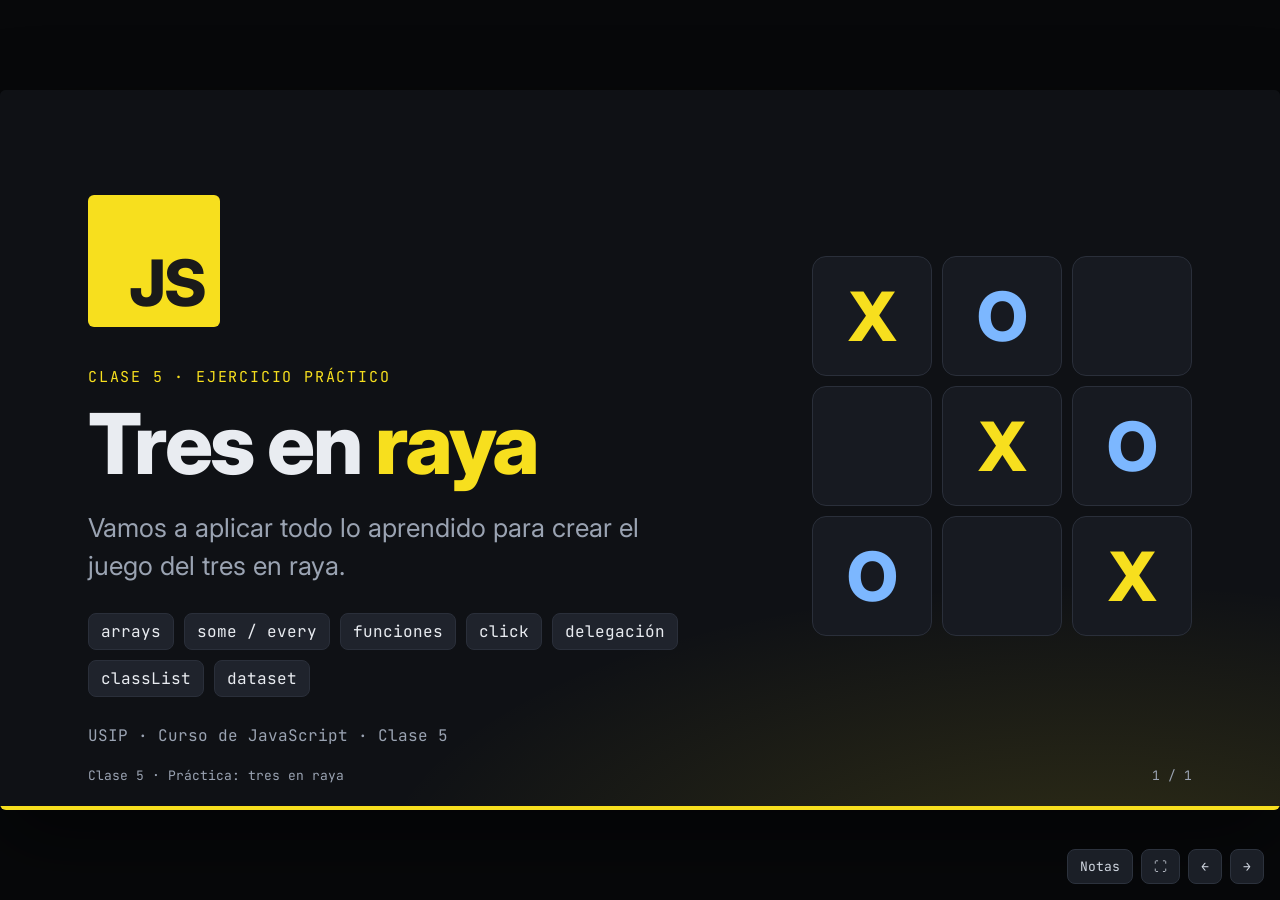
<file: diapositivas/clase5.html>
<!doctype html>
<html lang="es">
<head>
<meta charset="utf-8">
<meta name="viewport" content="width=device-width, initial-scale=1">
<title>clase5</title>
<link rel="preconnect" href="https://fonts.googleapis.com">
<link rel="preconnect" href="https://fonts.gstatic.com" crossorigin>
<link href="https://fonts.googleapis.com/css2?family=Inter:wght@400;500;700;800&family=JetBrains+Mono:wght@400;600&display=swap" rel="stylesheet">
<style>
  :root {
    --bg: #0f1115;
    --surface: #171a21;
    --surface-2: #1f232c;
    --text: #e9ecf1;
    --muted: #9aa3b2;
    --accent: #f7df1e;
    --accent-ink: #1a1a1a;
    --line: #2a2f3a;
    --blue: #7cb7ff;
    --green: #8fd694;
    --pink: #ff8fb1;
    --orange: #ffb86b;
    --font: "Inter", system-ui, -apple-system, "Segoe UI", sans-serif;
    --mono: "JetBrains Mono", ui-monospace, Menlo, Consolas, monospace;
  }
  * { box-sizing: border-box; margin: 0; padding: 0; }
  html, body { height: 100%; }
  body {
    background: #07080a;
    color: var(--text);
    font-family: var(--font);
    overflow: hidden;
  }

  /* Escenario 16:9 escalado al viewport */
  #viewport { position: fixed; inset: 0; display: grid; place-items: center; }
  #stage {
    width: 1280px; height: 720px;
    position: relative;
    transform-origin: center center;
    background: var(--bg);
    border-radius: 6px;
    overflow: hidden;
    box-shadow: 0 30px 80px rgba(0,0,0,.5);
  }

  .slide {
    position: absolute; inset: 0;
    padding: 64px 88px 72px;
    display: flex; flex-direction: column;
    opacity: 0; visibility: hidden;
    transform: translateX(24px);
    transition: opacity .35s ease, transform .35s ease, visibility .35s;
  }
  .slide.active { opacity: 1; visibility: visible; transform: none; }
  .slide.prev { transform: translateX(-24px); }

  .notes { display: none; }

  /* Tipografía */
  .kicker {
    font-family: var(--mono);
    font-size: 15px; letter-spacing: .12em; text-transform: uppercase;
    color: var(--accent); margin-bottom: 14px;
  }
  h1 { font-size: 84px; line-height: 1.02; font-weight: 800; letter-spacing: -.03em; }
  h2 { font-size: 48px; line-height: 1.1; font-weight: 800; letter-spacing: -.02em; margin-bottom: 28px; }
  h3 { font-size: 22px; font-weight: 700; margin-bottom: 8px; }
  p, li { font-size: 24px; line-height: 1.45; color: var(--text); }
  .muted { color: var(--muted); }
  .hl { color: var(--accent); }
  ul.list { list-style: none; display: grid; gap: 14px; }
  ul.list li { padding-left: 30px; position: relative; }
  ul.list li::before {
    content: ""; position: absolute; left: 0; top: .62em;
    width: 12px; height: 12px; background: var(--accent); border-radius: 2px;
  }
  .small, .small li { font-size: 20px; }

  .grid-2 { display: grid; grid-template-columns: 1fr 1fr; gap: 36px; flex: 1; align-items: start; }
  .grid-3 { display: grid; grid-template-columns: repeat(3, 1fr); gap: 24px; }
  .card {
    background: var(--surface); border: 1px solid var(--line);
    border-radius: 14px; padding: 24px 26px;
  }
  .card p, .card li { font-size: 19px; color: var(--muted); }
  .card .year { font-family: var(--mono); color: var(--accent); font-size: 16px; margin-bottom: 6px; display: block; }

  .big-num {
    font-size: 180px; font-weight: 800; line-height: .9; color: var(--accent);
    letter-spacing: -.05em;
  }

  /* Código */
  pre {
    background: var(--surface); border: 1px solid var(--line);
    border-radius: 14px; padding: 22px 26px;
    font-family: var(--mono); font-size: 19px; line-height: 1.6;
    color: var(--text); overflow: hidden;
  }
  pre .t { display: block; font-size: 13px; color: var(--muted); margin-bottom: 10px; letter-spacing: .08em; text-transform: uppercase; }
  .k { color: var(--pink); }
  .s { color: var(--green); }
  .f { color: var(--blue); }
  .c { color: #6b7385; font-style: italic; }
  .n { color: var(--orange); }

  /* Portada */
  .cover { justify-content: center; }
  .cover .badge {
    width: 132px; height: 132px; background: var(--accent); color: var(--accent-ink);
    font-weight: 800; font-size: 64px; display: grid; place-items: end end;
    padding: 0 14px 6px 0; border-radius: 6px; margin-bottom: 40px; letter-spacing: -.02em;
  }
  .cover h1 span { color: var(--accent); }
  .cover p { margin-top: 22px; font-size: 26px; color: var(--muted); max-width: 820px; }
  .cover .meta { position: absolute; bottom: 64px; left: 88px; font-family: var(--mono); font-size: 16px; color: var(--muted); }

  /* Sección */
  .section { justify-content: center; background:
    radial-gradient(1200px 500px at 85% 110%, rgba(247,223,30,.14), transparent 60%), var(--bg); }
  .section .num { font-family: var(--mono); color: var(--accent); font-size: 22px; margin-bottom: 16px; }

  /* Comparativa */
  table { width: 100%; border-collapse: collapse; font-size: 21px; }
  th, td { text-align: left; padding: 14px 18px; border-bottom: 1px solid var(--line); }
  th { font-family: var(--mono); font-size: 15px; letter-spacing: .1em; text-transform: uppercase; color: var(--muted); font-weight: 600; }
  td:first-child { color: var(--muted); }

  /* Línea de tiempo */
  .timeline { position: relative; margin-top: 40px; }
  .timeline::before {
    content: ""; position: absolute; left: 0; right: 0; top: 52px; height: 3px; background: var(--line);
  }
  .tl-row { display: grid; grid-template-columns: repeat(8, 1fr); gap: 10px; position: relative; }
  .tl-item { text-align: left; }
  .tl-item .y { font-family: var(--mono); font-size: 20px; color: var(--accent); font-weight: 600; height: 36px; }
  .tl-item .dot { width: 16px; height: 16px; border-radius: 50%; background: var(--accent); border: 4px solid var(--bg); margin: 0 0 18px -2px; box-sizing: content-box; }
  .tl-item .l { font-size: 17px; line-height: 1.35; color: var(--text); }
  .tl-item .l small { display: block; color: var(--muted); font-size: 15px; margin-top: 4px; }

  /* Etiquetas ES */
  .chips { display: flex; flex-wrap: wrap; gap: 10px; }
  .chip {
    font-family: var(--mono); font-size: 16px; padding: 7px 12px; border-radius: 8px;
    background: var(--surface-2); border: 1px solid var(--line); color: var(--text);
  }
  .chip b { color: var(--accent); font-weight: 600; }

  .quote {
    font-size: 40px; line-height: 1.3; font-weight: 700; letter-spacing: -.01em;
    border-left: 6px solid var(--accent); padding-left: 32px; max-width: 1000px;
  }
  .quote cite { display: block; margin-top: 22px; font-size: 20px; font-style: normal; color: var(--muted); font-weight: 500; }

  .stages { display: grid; grid-template-columns: repeat(5, 1fr); gap: 12px; margin-top: 8px; }
  .stage { background: var(--surface); border: 1px solid var(--line); border-radius: 12px; padding: 16px; }
  .stage b { font-family: var(--mono); color: var(--accent); font-size: 18px; display: block; margin-bottom: 6px; }
  .stage span { font-size: 16px; color: var(--muted); line-height: 1.35; display: block; }

  /* Pie de diapositiva */
  .footer {
    position: absolute; left: 88px; right: 88px; bottom: 26px;
    display: flex; justify-content: space-between;
    font-family: var(--mono); font-size: 13px; color: var(--muted);
  }
  #progress { position: absolute; left: 0; bottom: 0; height: 4px; background: var(--accent); transition: width .35s ease; }

  /* Controles */
  #hud {
    position: fixed; right: 16px; bottom: 16px; display: flex; gap: 8px; z-index: 10;
    font-family: var(--mono); font-size: 13px; color: #8a92a1;
  }
  #hud button {
    background: #1b1f27; color: #cfd5df; border: 1px solid #2c323d; border-radius: 8px;
    padding: 8px 12px; font: inherit; cursor: pointer;
  }
  #hud button:hover { border-color: var(--accent); color: var(--accent); }

  #notes-panel {
    position: fixed; left: 16px; right: 16px; bottom: 64px; max-width: 900px; margin: 0 auto;
    background: rgba(20,23,29,.97); border: 1px solid #2c323d; border-radius: 12px;
    padding: 18px 22px; z-index: 9; display: none;
    font-size: 16px; line-height: 1.55; color: #d4d9e2;
  }
  #notes-panel.open { display: block; }
  #notes-panel .h { display: flex; justify-content: space-between; font-family: var(--mono); font-size: 12px; color: var(--accent); margin-bottom: 8px; text-transform: uppercase; letter-spacing: .1em; }

  @media print {
    body { overflow: visible; background: #fff; }
    #hud, #notes-panel { display: none !important; }
    #viewport { position: static; display: block; }
    #stage { transform: none !important; box-shadow: none; border-radius: 0; height: auto; overflow: visible; background: none; }
    .slide { position: relative; opacity: 1; visibility: visible; transform: none; width: 1280px; height: 720px; page-break-after: always; background: var(--bg); }
  }

  /* Añadidos clases 2–5 */
  code { font-family: var(--mono); font-size: .86em; color: var(--accent); }
  pre.sm { font-size: 16px; padding: 18px 22px; }
  pre.xs { font-size: 15px; }
  table.compact { font-size: 19px; }
  table.compact th, table.compact td { padding: 11px 16px; }
  td.ok { color: var(--green); } td.no { color: var(--pink); }
  .stage + .stage { margin-top: 10px; }
  .board { display: grid; grid-template-columns: repeat(3, 120px); gap: 10px; justify-content: end; }
  .board span {
    width: 120px; height: 120px; background: var(--surface); border: 1px solid var(--line); border-radius: 14px;
    display: grid; place-items: center; font-family: var(--font); font-size: 68px; font-weight: 800;
  }
  .board .x { color: var(--accent); }
  .board .o { color: var(--blue); }
</style>
</head>
<body>
<div id="viewport">
<div id="stage">

  <!-- 1. Portada práctica -->
  <section class="slide cover section">
    <div class="grid-2" style="grid-template-columns:1.35fr 1fr;align-items:center;flex:none">
      <div>
        <div class="badge">JS</div>
        <div class="kicker">Clase 5 · Ejercicio práctico</div>
        <h1>Tres en <span>raya</span></h1>
        <p>Vamos a aplicar todo lo aprendido para crear el juego del tres en raya.</p>
        <div class="chips" style="margin-top:28px">
          <span class="chip">arrays</span><span class="chip">some / every</span><span class="chip">funciones</span>
          <span class="chip">click</span><span class="chip">delegación</span><span class="chip">classList</span><span class="chip">dataset</span>
        </div>
      </div>
      <div class="board" aria-hidden="true">
        <span class="x">X</span><span class="o">O</span><span></span>
        <span></span><span class="x">X</span><span class="o">O</span>
        <span class="o">O</span><span></span><span class="x">X</span>
      </div>
    </div>
    <div class="meta">USIP · Curso de JavaScript · Clase 5</div>
    <div class="notes">Clase práctica. Plan sugerido: (1) maquetar el tablero 3×3 con HTML/CSS, (2) guardar el estado en un array de 9 posiciones, (3) alternar turnos X / O con click y delegación, (4) detectar ganador con las 8 combinaciones y some/every, (5) detectar empate, (6) botón para reiniciar. Retos extra: marcador, resaltar la línea ganadora, jugar contra la computadora.</div>
  </section>

  <div class="footer"><span>Clase 5 · Práctica: tres en raya</span><span id="counter"></span></div>
  <div id="progress"></div>
</div>
</div>

<div id="notes-panel"><div class="h"><span>Notas del orador</span><span id="clock">00:00</span></div><div id="notes-text"></div></div>
<div id="hud">
  <button id="btn-notes" title="Notas (N)">Notas</button>
  <button id="btn-full" title="Pantalla completa (F)">⛶</button>
  <button id="btn-prev" title="Anterior (←)">←</button>
  <button id="btn-next" title="Siguiente (→)">→</button>
</div>

<script>
  const slides = [...document.querySelectorAll(".slide")];
  const stage = document.getElementById("stage");
  const counter = document.getElementById("counter");
  const progress = document.getElementById("progress");
  const notesPanel = document.getElementById("notes-panel");
  const notesText = document.getElementById("notes-text");
  const clock = document.getElementById("clock");
  let current = 0;
  let startTime = null;

  function fit() {
    const s = Math.min(window.innerWidth / 1280, window.innerHeight / 720);
    stage.style.transform = `scale(${s})`;
  }

  function show(i) {
    current = Math.max(0, Math.min(slides.length - 1, i));
    slides.forEach((el, idx) => {
      el.classList.toggle("active", idx === current);
      el.classList.toggle("prev", idx < current);
    });
    counter.textContent = `${current + 1} / ${slides.length}`;
    progress.style.width = `${((current + 1) / slides.length) * 100}%`;
    const n = slides[current].querySelector(".notes");
    notesText.textContent = n ? n.textContent : "";
    history.replaceState(null, "", `#${current + 1}`);
    if (current > 0 && !startTime) startTime = Date.now();
  }

  function tick() {
    if (!startTime) return;
    const sec = Math.floor((Date.now() - startTime) / 1000);
    clock.textContent = `${String(Math.floor(sec / 60)).padStart(2, "0")}:${String(sec % 60).padStart(2, "0")}`;
  }

  function toggleFull() {
    if (!document.fullscreenElement) document.documentElement.requestFullscreen?.();
    else document.exitFullscreen?.();
  }

  document.addEventListener("keydown", (e) => {
    if (["ArrowRight", "PageDown", " ", "Enter"].includes(e.key)) { e.preventDefault(); show(current + 1); }
    else if (["ArrowLeft", "PageUp", "Backspace"].includes(e.key)) { e.preventDefault(); show(current - 1); }
    else if (e.key === "Home") show(0);
    else if (e.key === "End") show(slides.length - 1);
    else if (e.key.toLowerCase() === "n") notesPanel.classList.toggle("open");
    else if (e.key.toLowerCase() === "f") toggleFull();
  });

  let touchX = null;
  document.addEventListener("touchstart", (e) => { touchX = e.touches[0].clientX; }, { passive: true });
  document.addEventListener("touchend", (e) => {
    if (touchX === null) return;
    const dx = e.changedTouches[0].clientX - touchX;
    if (Math.abs(dx) > 40) show(current + (dx < 0 ? 1 : -1));
    touchX = null;
  });

  document.getElementById("btn-next").onclick = () => show(current + 1);
  document.getElementById("btn-prev").onclick = () => show(current - 1);
  document.getElementById("btn-notes").onclick = () => notesPanel.classList.toggle("open");
  document.getElementById("btn-full").onclick = toggleFull;

  window.addEventListener("resize", fit);
  setInterval(tick, 1000);
  fit();
  show((parseInt(location.hash.slice(1), 10) || 1) - 1);
</script>
</body>
</html>
</file>
